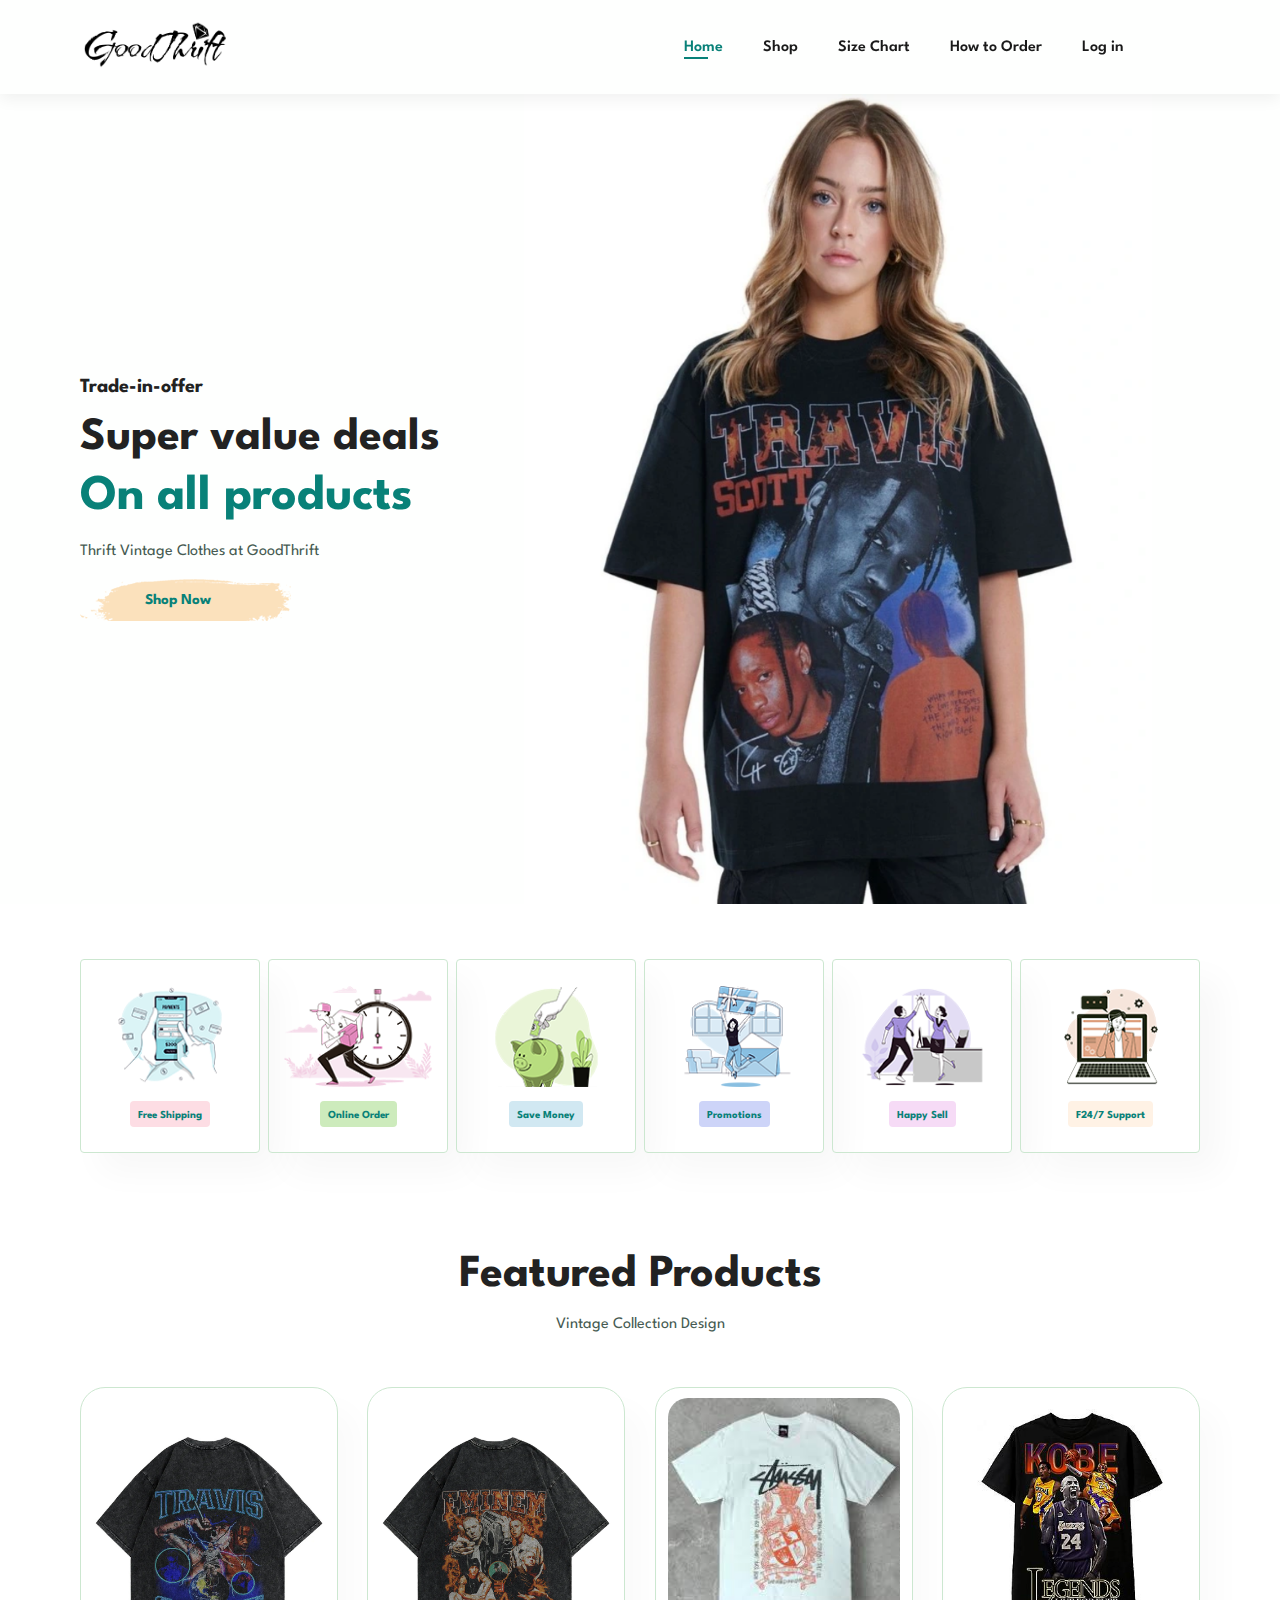
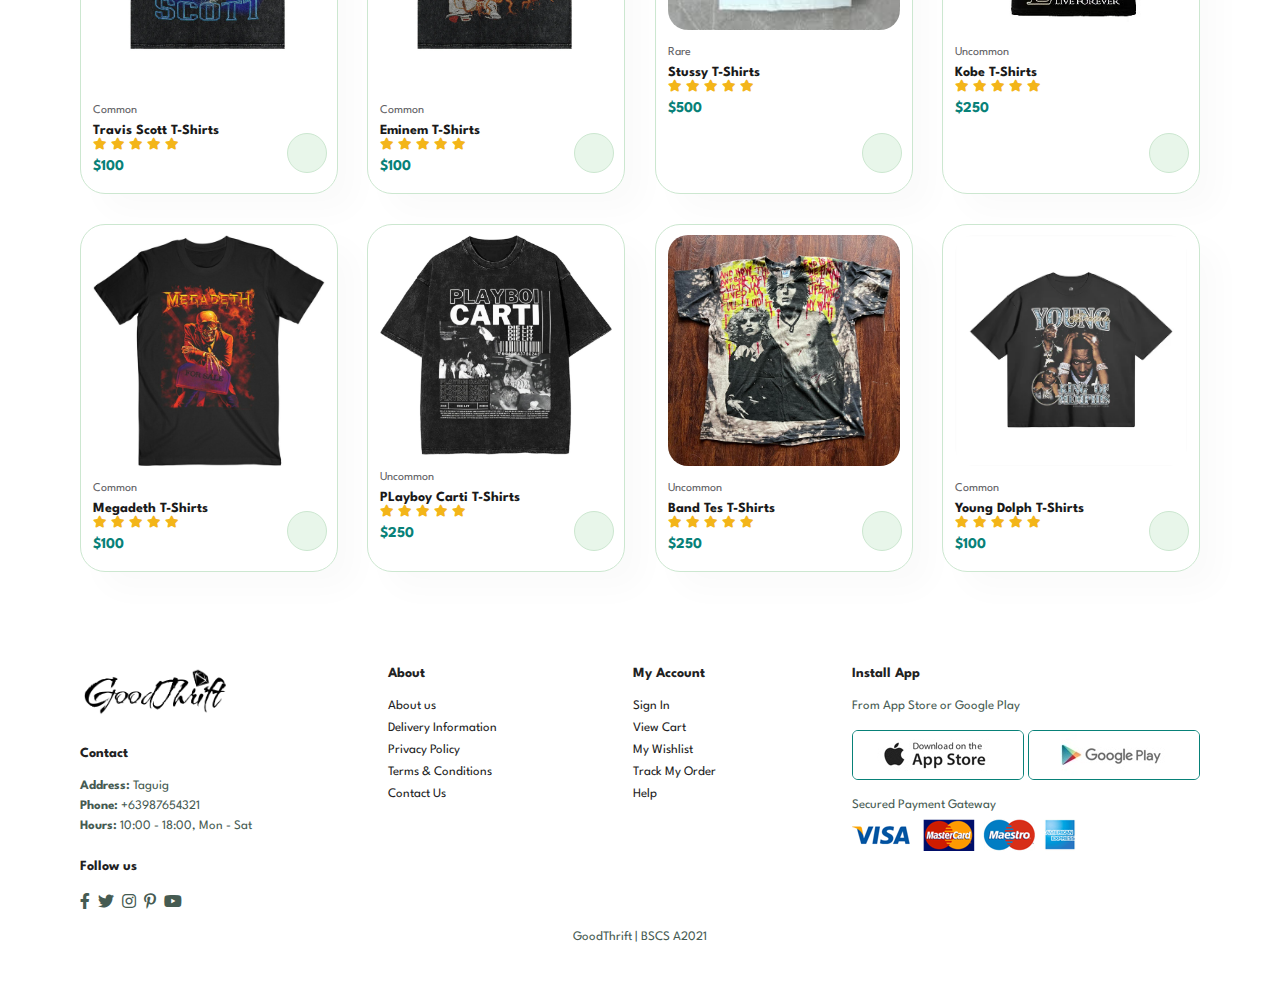
<file: index.html>
<!DOCTYPE html>
<html lang="en">
<head>
    <meta charset="UTF-8">
    <meta http-equiv="X-UA-Compatible" content="IE=edge">
    <meta name="viewport" content="width=device-width, initial-scale=1.0">
    <title>GoodThrift</title>

    <!-- font-awesome cdn link -->
    <link rel="stylesheet" href="https://pro.fontawesome.com/releases/v5.10.0/css/all.css"/>

    <!-- custom css file link -->
    <link rel="stylesheet" href="style.css">

</head>
<body>
    
    <section id="header">
        <a href="#"><img src="images/GTLogo.png" class="logo" alt=""></a>
        <div>
            <ul id="navbar">
                <li><a class="active" href="index.html">Home</a></li>
                <li><a href="shop.html">Shop</a></li>
                <li><a href="sizechart.html">Size Chart</a></li>
                <li><a href="howtoorder.html">How to Order</a></li>
                <li><a href="login.html">Log in</a></li>
                <li id="lg-bag"><a href="cart.html"><i class="far fa-shopping-bag"></i></a></li>
                <a href="#" id="close"><i class="far fa-times"></i></a>
            </ul>
        </div>
        <div id="mobile">
            <a href="cart.html"><i class="far fa-shopping-bag"></i></a>
            <i id="bar" class="fas fa-outdent"></i>
        </div>
    </section>

    <section id="hero">
        <h4>Trade-in-offer</h4>
        <h2>Super value deals</h2>
        <h1>On all products</h1>
        <p>Thrift Vintage Clothes at GoodThrift</p>
        <button onclick="window.location.href = 'shop.html';">Shop Now</button>
    </section>

    <section id="feature" class="section-p1">
        <div class="fe-box">
            <img src="images/features/f1.png" alt="">
            <h6>Free Shipping</h6>
        </div>
        <div class="fe-box">
            <img src="images/features/f2.png" alt="">
            <h6>Online Order</h6>
        </div>
        <div class="fe-box">
            <img src="images/features/f3.png" alt="">
            <h6>Save Money</h6>
        </div>
        <div class="fe-box">
            <img src="images/features/f4.png" alt="">
            <h6>Promotions</h6>
        </div>
        <div class="fe-box">
            <img src="images/features/f5.png" alt="">
            <h6>Happy Sell</h6>
        </div>
        <div class="fe-box">
            <img src="images/features/f6.png" alt="">
            <h6>F24/7 Support</h6>
        </div>
    </section>

    <section id="product1" class="section-p1">
        <h2>Featured Products</h2>
        <p>Vintage Collection Design</p>
        <div class="pro-container">
            <div class="pro">
                <img src="images/products/uc1.jpeg" alt="">
                <div class="des">
                    <span>Common</span>
                    <h5>Travis Scott T-Shirts</h5>
                    <div class="star">
                        <i class="fas fa-star"></i>
                        <i class="fas fa-star"></i>
                        <i class="fas fa-star"></i>
                        <i class="fas fa-star"></i>
                        <i class="fas fa-star"></i>
                    </div>
                    <h4>$100</h4>
                </div>
                <a href="#"><i class="fas fa-shopping-cart cart"></i></a>
            </div>
            <div class="pro">
                <img src="images/products/c3.webp" alt="">
                <div class="des">
                    <span>Common</span>
                    <h5>Eminem T-Shirts</h5>
                    <div class="star">
                        <i class="fas fa-star"></i>
                        <i class="fas fa-star"></i>
                        <i class="fas fa-star"></i>
                        <i class="fas fa-star"></i>
                        <i class="fas fa-star"></i>
                    </div>
                    <h4>$100</h4>
                </div>
                <a href="#"><i class="fas fa-shopping-cart cart"></i></a>
            </div>
            <div class="pro">
                <img src="images/products/r1.jpg" alt="">
                <div class="des">
                    <span>Rare</span>
                    <h5>Stussy T-Shirts</h5>
                    <div class="star">
                        <i class="fas fa-star"></i>
                        <i class="fas fa-star"></i>
                        <i class="fas fa-star"></i>
                        <i class="fas fa-star"></i>
                        <i class="fas fa-star"></i>
                    </div>
                    <h4>$500</h4>
                </div>
                <a href="#"><i class="fas fa-shopping-cart cart"></i></a>
            </div>
            <div class="pro">
                <img src="images/products/uc2.jpg" alt="">
                <div class="des">
                    <span>Uncommon</span>
                    <h5>Kobe T-Shirts</h5>
                    <div class="star">
                        <i class="fas fa-star"></i>
                        <i class="fas fa-star"></i>
                        <i class="fas fa-star"></i>
                        <i class="fas fa-star"></i>
                        <i class="fas fa-star"></i>
                    </div>
                    <h4>$250</h4>
                </div>
                <a href="#"><i class="fas fa-shopping-cart cart"></i></a>
            </div>
            <div class="pro">
                <img src="images/products/c2.jpg" alt="">
                <div class="des">
                    <span>Common</span>
                    <h5>Megadeth T-Shirts</h5>
                    <div class="star">
                        <i class="fas fa-star"></i>
                        <i class="fas fa-star"></i>
                        <i class="fas fa-star"></i>
                        <i class="fas fa-star"></i>
                        <i class="fas fa-star"></i>
                    </div>
                    <h4>$100</h4>
                </div>
                <a href="#"><i class="fas fa-shopping-cart cart"></i></a>
            </div>
            <div class="pro">
                <img src="images/products/c4.jpg" alt="">
                <div class="des">
                    <span>Uncommon</span>
                    <h5>PLayboy Carti T-Shirts</h5>
                    <div class="star">
                        <i class="fas fa-star"></i>
                        <i class="fas fa-star"></i>
                        <i class="fas fa-star"></i>
                        <i class="fas fa-star"></i>
                        <i class="fas fa-star"></i>
                    </div>
                    <h4>$250</h4>
                </div>
                <a href="#"><i class="fas fa-shopping-cart cart"></i></a>
            </div>
            <div class="pro">
                <img src="images/products/uc3.jpg" alt="">
                <div class="des">
                    <span>Uncommon</span>
                    <h5>Band Tes T-Shirts</h5>
                    <div class="star">
                        <i class="fas fa-star"></i>
                        <i class="fas fa-star"></i>
                        <i class="fas fa-star"></i>
                        <i class="fas fa-star"></i>
                        <i class="fas fa-star"></i>
                    </div>
                    <h4>$250</h4>
                </div>
                <a href="#"><i class="fas fa-shopping-cart cart"></i></a>
            </div>
            <div class="pro">
                <img src="images/products/c5.webp" alt="">
                <div class="des">
                    <span>Common</span>
                    <h5>Young Dolph T-Shirts</h5>
                    <div class="star">
                        <i class="fas fa-star"></i>
                        <i class="fas fa-star"></i>
                        <i class="fas fa-star"></i>
                        <i class="fas fa-star"></i>
                        <i class="fas fa-star"></i>
                    </div>
                    <h4>$100</h4>
                </div>
                <a href="#"><i class="fas fa-shopping-cart cart"></i></a>
            </div>
        </div>
    </section>

    <footer class="section-p1">
        <div class="col">
            <img class="logo" src="images/GTLogo.png" alt="">
            <h4>Contact</h4>
            <p><strong>Address:</strong> Taguig</p>
            <p><strong>Phone:</strong> +63987654321</p>
            <p><strong>Hours:</strong> 10:00 - 18:00, Mon - Sat</p>
            <div class="follow">
                <h4>Follow us</h4>
                <div class="icon">
                    <i class="fab fa-facebook-f"></i>
                    <i class="fab fa-twitter"></i>
                    <i class="fab fa-instagram"></i>
                    <i class="fab fa-pinterest-p"></i>
                    <i class="fab fa-youtube"></i>
                </div>
            </div>
        </div>
        <div class="col">
            <h4>About</h4>
            <a href="#">About us</a>
            <a href="#">Delivery Information</a>
            <a href="privacypolicy.html">Privacy Policy</a>
            <a href="terms.html">Terms & Conditions</a>
            <a href="#">Contact Us</a>
        </div>
        <div class="col">
            <h4>My Account</h4>
            <a href="#">Sign In</a>
            <a href="#">View Cart</a>
            <a href="#">My Wishlist</a>
            <a href="#">Track My Order</a>
            <a href="#">Help</a>
        </div>
        <div class="col install">
            <h4>Install App</h4>
            <p>From App Store or Google Play</p>
            <div class="row">
                <img src="images/pay/app.jpg" alt="">
                <img src="images/pay/play.jpg" alt="">
            </div>
            <p>Secured Payment Gateway</p>
            <img src="images/pay/pay.png" alt="">
        </div>
        <div class="copyright">
            <p>GoodThrift | BSCS A2021</p>
        </div>
    </footer>

    <!-- javascript script file link -->
    <script src="script.js"></script>
</body>
</html>
</file>
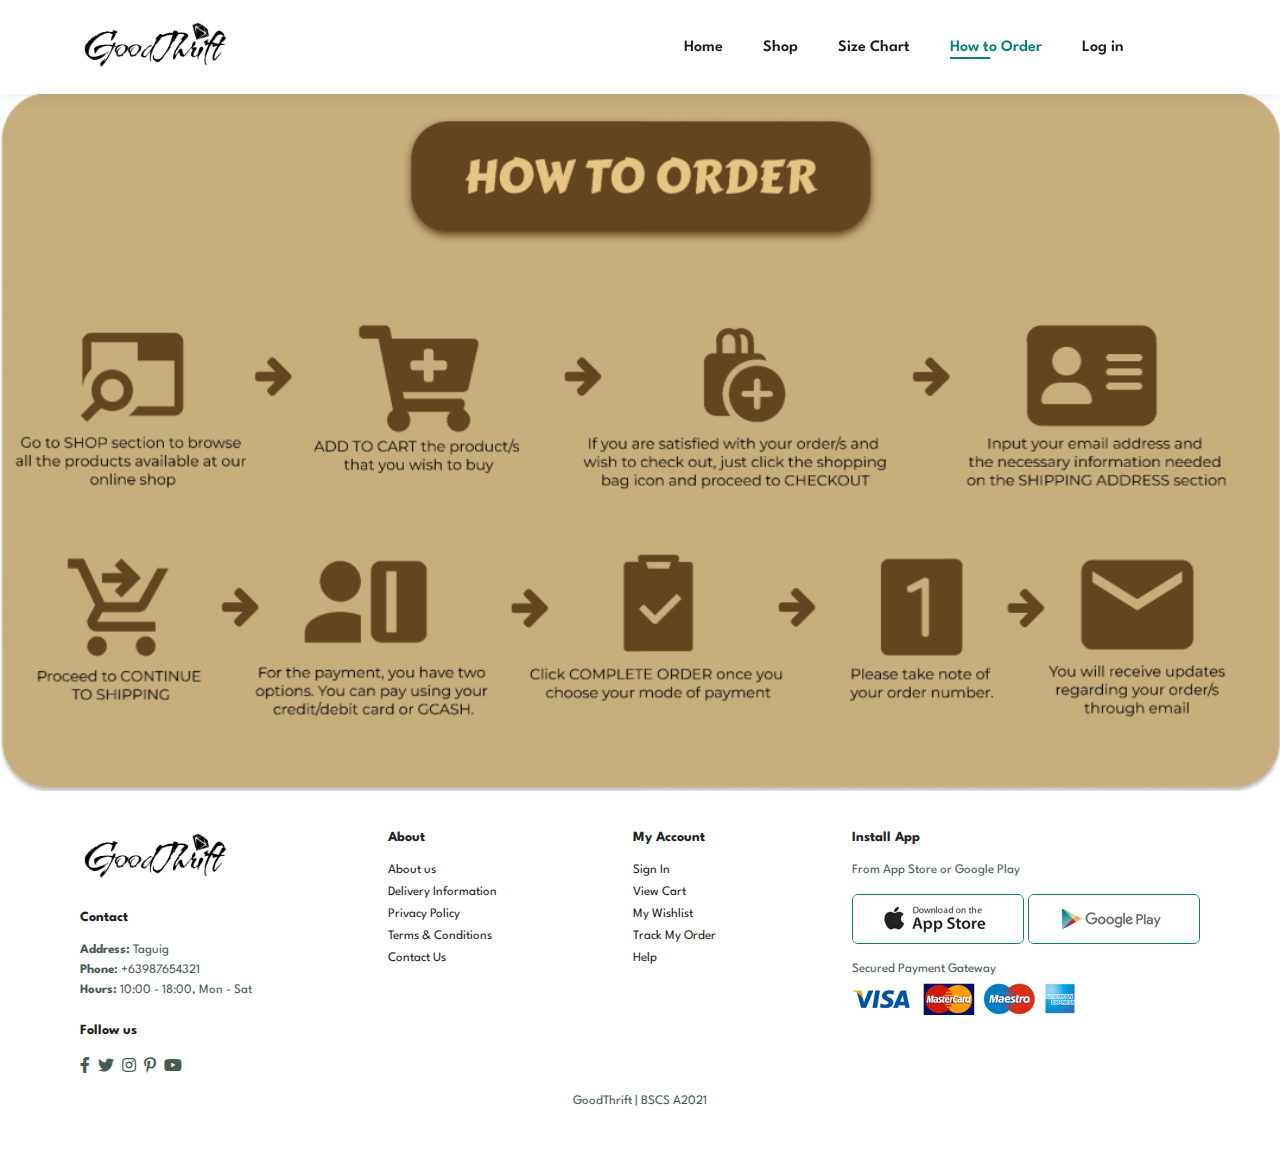
<file: howtoorder.html>
<!DOCTYPE html>
<html lang="en">

<head>
    <meta charset="UTF-8">
    <meta http-equiv="X-UA-Compatible" content="IE=edge">
    <meta name="viewport" content="width=device-width, initial-scale=1.0">
    <title>GoodThrift</title>

    <!-- font-awesome cdn link -->
    <link rel="stylesheet" href="https://pro.fontawesome.com/releases/v5.10.0/css/all.css" />

    <!-- custom css file link -->
    <link rel="stylesheet" href="style.css">

</head>

<body>

    <section id="header">
        <a href="#"><img src="images/GTLogo.png" class="logo" alt=""></a>
        <div>
            <ul id="navbar">
                <li><a href="index.html">Home</a></li>
                <li><a href="shop.html">Shop</a></li>
                <li><a href="sizechart.html">Size Chart</a></li>
                <li><a class="active" href="howtoorder.html">How to Order</a></li>
                <li><a href="login.html">Log in</a></li>
                <li id="lg-bag"><a href="cart.html"><i class="far fa-shopping-bag"></i></a></li>
                <a href="#" id="close"><i class="far fa-times"></i></a>
            </ul>
        </div>
        <div id="mobile">
            <a href="cart.html"><i class="far fa-shopping-bag"></i></a>
            <i id="bar" class="fas fa-outdent"></i>
        </div>
    </section>

    <section id="howto">
        <img id="respo" src="images/howtoorder.png" alt="How To Order">
    </section>

    <footer class="section-p1">
        <div class="col">
            <img class="logo" src="images/GTLogo.png" alt="">
            <h4>Contact</h4>
            <p><strong>Address:</strong> Taguig</p>
            <p><strong>Phone:</strong> +63987654321</p>
            <p><strong>Hours:</strong> 10:00 - 18:00, Mon - Sat</p>
            <div class="follow">
                <h4>Follow us</h4>
                <div class="icon">
                    <i class="fab fa-facebook-f"></i>
                    <i class="fab fa-twitter"></i>
                    <i class="fab fa-instagram"></i>
                    <i class="fab fa-pinterest-p"></i>
                    <i class="fab fa-youtube"></i>
                </div>
            </div>
        </div>
        <div class="col">
            <h4>About</h4>
            <a href="#">About us</a>
            <a href="#">Delivery Information</a>
            <a href="privacypolicy.html">Privacy Policy</a>
            <a href="terms.html">Terms & Conditions</a>
            <a href="#">Contact Us</a>
        </div>
        <div class="col">
            <h4>My Account</h4>
            <a href="#">Sign In</a>
            <a href="#">View Cart</a>
            <a href="#">My Wishlist</a>
            <a href="#">Track My Order</a>
            <a href="#">Help</a>
        </div>
        <div class="col install">
            <h4>Install App</h4>
            <p>From App Store or Google Play</p>
            <div class="row">
                <img src="images/pay/app.jpg" alt="">
                <img src="images/pay/play.jpg" alt="">
            </div>
            <p>Secured Payment Gateway</p>
            <img src="images/pay/pay.png" alt="">
        </div>
        <div class="copyright">
            <p>GoodThrift | BSCS A2021</p>
        </div>
    </footer>

    <!-- javascript script file link -->
    <script src="script.js"></script>
</body>

</html>
</file>
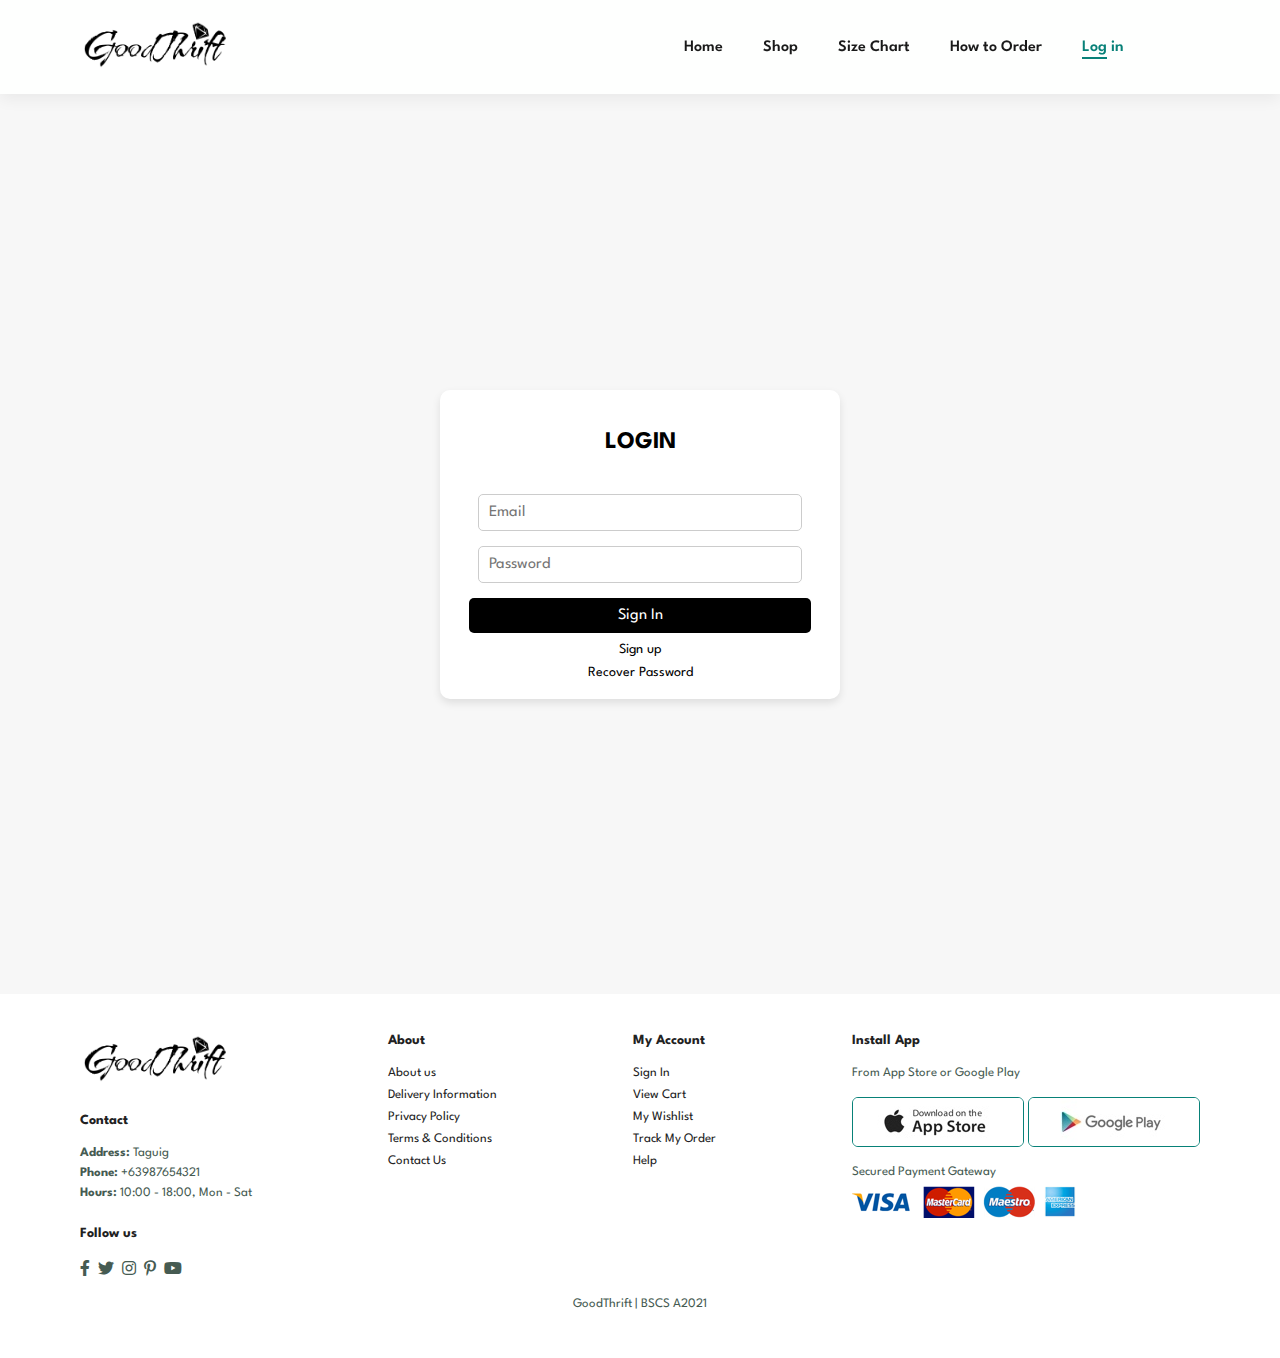
<file: login.html>
<!DOCTYPE html>
<html lang="en">

<head>
    <meta charset="UTF-8">
    <meta http-equiv="X-UA-Compatible" content="IE=edge">
    <meta name="viewport" content="width=device-width, initial-scale=1.0">
    <title>GoodThrift</title>

    <!-- font-awesome cdn link -->
    <link rel="stylesheet" href="https://pro.fontawesome.com/releases/v5.10.0/css/all.css" />

    <!-- custom css file link -->
    <link rel="stylesheet" href="style.css">

</head>

<body>

    <section id="header">
        <a href="#"><img src="images/GTLogo.png" class="logo" alt=""></a>
        <div>
            <ul id="navbar">
                <li><a href="index.html">Home</a></li>
                <li><a href="shop.html">Shop</a></li>
                <li><a href="sizechart.html">Size Chart</a></li>
                <li><a href="howtoorder.html">How to Order</a></li>
                <li><a class="active" href="login.html">Log in</a></li>
                <li id="lg-bag"><a href="cart.html"><i class="far fa-shopping-bag"></i></a></li>
                <a href="#" id="close"><i class="far fa-times"></i></a>
            </ul>
        </div>
        <div id="mobile">
            <a href="cart.html"><i class="far fa-shopping-bag"></i></a>
            <i id="bar" class="fas fa-outdent"></i>
        </div>
    </section>

    <section class="logindiv">
    <div class="login-container">
        <h1>LOGIN</h1>
        <input type="email" placeholder="Email">
        <input type="password" placeholder="Password">
        <button onclick="window.location.href = 'index.html';">Sign In</button>
        <a href="signup.html">Sign up</a>
        <a href="recoverpass.html">Recover Password</a>
    </div>
</section>

    <footer class="section-p1">
        <div class="col">
            <img class="logo" src="images/GTLogo.png" alt="">
            <h4>Contact</h4>
            <p><strong>Address:</strong> Taguig</p>
            <p><strong>Phone:</strong> +63987654321</p>
            <p><strong>Hours:</strong> 10:00 - 18:00, Mon - Sat</p>
            <div class="follow">
                <h4>Follow us</h4>
                <div class="icon">
                    <i class="fab fa-facebook-f"></i>
                    <i class="fab fa-twitter"></i>
                    <i class="fab fa-instagram"></i>
                    <i class="fab fa-pinterest-p"></i>
                    <i class="fab fa-youtube"></i>
                </div>
            </div>
        </div>
        <div class="col">
            <h4>About</h4>
            <a href="#">About us</a>
            <a href="#">Delivery Information</a>
            <a href="privacypolicy.html">Privacy Policy</a>
            <a href="terms.html">Terms & Conditions</a>
            <a href="#">Contact Us</a>
        </div>
        <div class="col">
            <h4>My Account</h4>
            <a href="#">Sign In</a>
            <a href="#">View Cart</a>
            <a href="#">My Wishlist</a>
            <a href="#">Track My Order</a>
            <a href="#">Help</a>
        </div>
        <div class="col install">
            <h4>Install App</h4>
            <p>From App Store or Google Play</p>
            <div class="row">
                <img src="images/pay/app.jpg" alt="">
                <img src="images/pay/play.jpg" alt="">
            </div>
            <p>Secured Payment Gateway</p>
            <img src="images/pay/pay.png" alt="">
        </div>
        <div class="copyright">
            <p>GoodThrift | BSCS A2021</p>
        </div>
    </footer>

    <!-- javascript script file link -->
    <script src="script.js"></script>
</body>

</html>
</file>
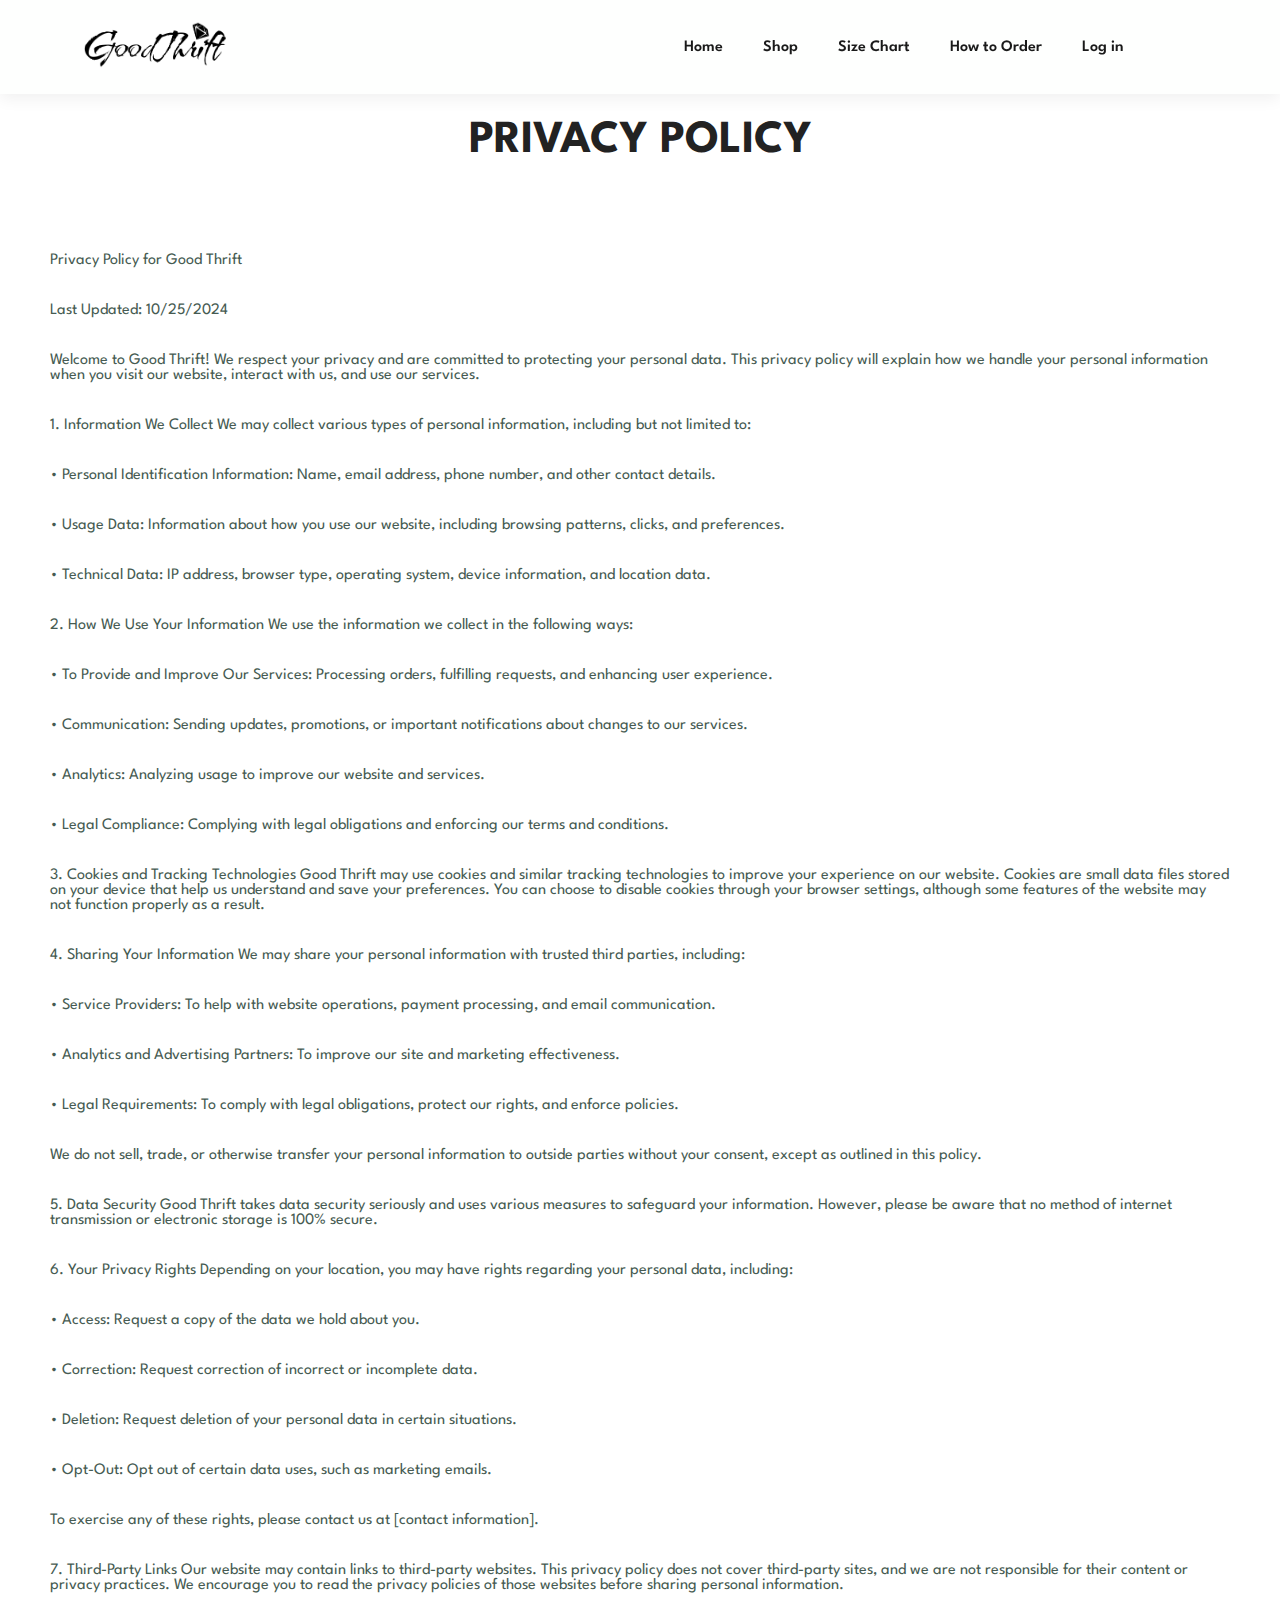
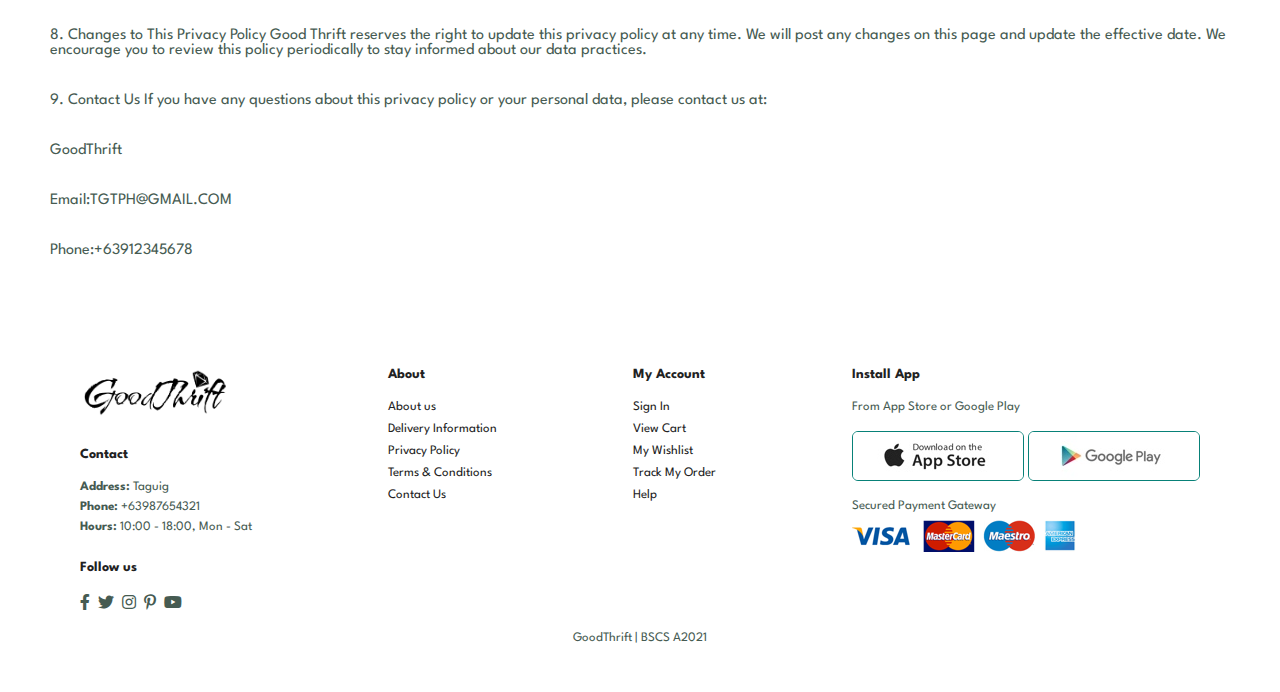
<file: privacypolicy.html>
<!DOCTYPE html>
<html lang="en">

<head>
    <meta charset="UTF-8">
    <meta http-equiv="X-UA-Compatible" content="IE=edge">
    <meta name="viewport" content="width=device-width, initial-scale=1.0">
    <title>GoodThrift</title>

    <!-- font-awesome cdn link -->
    <link rel="stylesheet" href="https://pro.fontawesome.com/releases/v5.10.0/css/all.css" />

    <!-- custom css file link -->
    <link rel="stylesheet" href="style.css">

</head>

<body>

    <section id="header">
        <a href="#"><img src="images/GTLogo.png" class="logo" alt=""></a>
        <div>
            <ul id="navbar">
                <li><a href="index.html">Home</a></li>
                <li><a href="shop.html">Shop</a></li>
                <li><a href="sizechart.html">Size Chart</a></li>
                <li><a href="howtoorder.html">How to Order</a></li>
                <li><a href="login.html">Log in</a></li>
                <li id="lg-bag"><a href="cart.html"><i class="far fa-shopping-bag"></i></a></li>
                <a href="#" id="close"><i class="far fa-times"></i></a>
            </ul>
        </div>
        <div id="mobile">
            <a href="cart.html"><i class="far fa-shopping-bag"></i></a>
            <i id="bar" class="fas fa-outdent"></i>
        </div>
    </section>

    <div id="head"><h2>PRIVACY POLICY</h2></div>

    <div id="pp">
        <p>Privacy Policy for Good Thrift</p>
        <p>Last Updated: 10/25/2024</p>
        <p>Welcome to Good Thrift! We respect your privacy and are 
            committed to protecting your personal data. This privacy policy 
            will explain how we handle your personal information when you visit
             our website, interact with us, and use our services.</p>
        <p>1. Information We Collect
            We may collect various types of personal information, including but not limited to:</p>  
        <p>• Personal Identification Information: Name, email address, phone number, and other contact details.</p>
        <p>• Usage Data: Information about how you use our website, including browsing patterns, clicks, and preferences.</p> 
        <p>• Technical Data: IP address, browser type, operating system, device information, and location data.</p> 
        <p>2. How We Use Your Information
            We use the information we collect in the following ways:</p> 
        <p>• To Provide and Improve Our Services: Processing orders, fulfilling requests, and enhancing user experience.</p> 
        <p>• Communication: Sending updates, promotions, or important notifications about changes to our services.</p> 
        <p>• Analytics: Analyzing usage to improve our website and services.</p> 
        <p>• Legal Compliance: Complying with legal obligations and enforcing our terms and conditions.</p> 
        <p>3. Cookies and Tracking Technologies
            Good Thrift may use cookies and similar tracking technologies to improve your experience on our website. Cookies are small 
            data files stored on your device that help us understand and save your preferences. You can choose to disable cookies through 
            your browser settings, although some features of the website may not function properly as a result.</p> 
        <p>4. Sharing Your Information
            We may share your personal information with trusted third parties, including:</p> 
        <p>• Service Providers: To help with website operations, payment processing, and email communication.</p>
        <p>• Analytics and Advertising Partners: To improve our site and marketing effectiveness.</p>
        <p>• Legal Requirements: To comply with legal obligations, protect our rights, and enforce policies.</p> 
        <p>We do not sell, trade, or otherwise transfer your personal information to outside parties without your consent, 
            except as outlined in this policy.</p>
        <p>5. Data Security
            Good Thrift takes data security seriously and uses various measures to safeguard your information. However, please be 
            aware that no method of internet transmission or electronic storage is 100% secure.
            </p> 
        <p>6. Your Privacy Rights
            Depending on your location, you may have rights regarding your personal data, including:</p> 
        <p>• Access: Request a copy of the data we hold about you.</p>
        <p>• Correction: Request correction of incorrect or incomplete data.</p>
        <p>• Deletion: Request deletion of your personal data in certain situations.</p>
        <p>• Opt-Out: Opt out of certain data uses, such as marketing emails.</p> 
        <p>To exercise any of these rights, please contact us at [contact information].</p> 
        <p>7. Third-Party Links
            Our website may contain links to third-party websites. This privacy policy does not cover third-party sites, 
            and we are not responsible for their content or privacy practices. We encourage you to read the privacy policies 
            of those websites before sharing personal information.</p> 
        <p>8. Changes to This Privacy Policy
            Good Thrift reserves the right to update this privacy policy at any time. We will post any changes on this page and 
            update the effective date. We encourage you to review this policy periodically to stay informed about our data practices.</p> 
        <p>9. Contact Us
            If you have any questions about this privacy policy or your personal data, please contact us at:</p> 
        <p>GoodThrift</p> 
        <p>Email:TGTPH@GMAIL.COM</p>
        <p>Phone:+63912345678</p>                                                                                   
    </div>

    <footer class="section-p1">
        <div class="col">
            <img class="logo" src="images/GTLogo.png" alt="">
            <h4>Contact</h4>
            <p><strong>Address:</strong> Taguig</p>
            <p><strong>Phone:</strong> +63987654321</p>
            <p><strong>Hours:</strong> 10:00 - 18:00, Mon - Sat</p>
            <div class="follow">
                <h4>Follow us</h4>
                <div class="icon">
                    <i class="fab fa-facebook-f"></i>
                    <i class="fab fa-twitter"></i>
                    <i class="fab fa-instagram"></i>
                    <i class="fab fa-pinterest-p"></i>
                    <i class="fab fa-youtube"></i>
                </div>
            </div>
        </div>
        <div class="col">
            <h4>About</h4>
            <a href="#">About us</a>
            <a href="#">Delivery Information</a>
            <a href="privacypolicy.html">Privacy Policy</a>
            <a href="terms.html">Terms & Conditions</a>
            <a href="#">Contact Us</a>
        </div>
        <div class="col">
            <h4>My Account</h4>
            <a href="#">Sign In</a>
            <a href="#">View Cart</a>
            <a href="#">My Wishlist</a>
            <a href="#">Track My Order</a>
            <a href="#">Help</a>
        </div>
        <div class="col install">
            <h4>Install App</h4>
            <p>From App Store or Google Play</p>
            <div class="row">
                <img src="images/pay/app.jpg" alt="">
                <img src="images/pay/play.jpg" alt="">
            </div>
            <p>Secured Payment Gateway</p>
            <img src="images/pay/pay.png" alt="">
        </div>
        <div class="copyright">
            <p>GoodThrift | BSCS A2021</p>
        </div>
    </footer>

    <!-- javascript script file link -->
    <script src="script.js"></script>
</body>

</html>
</file>
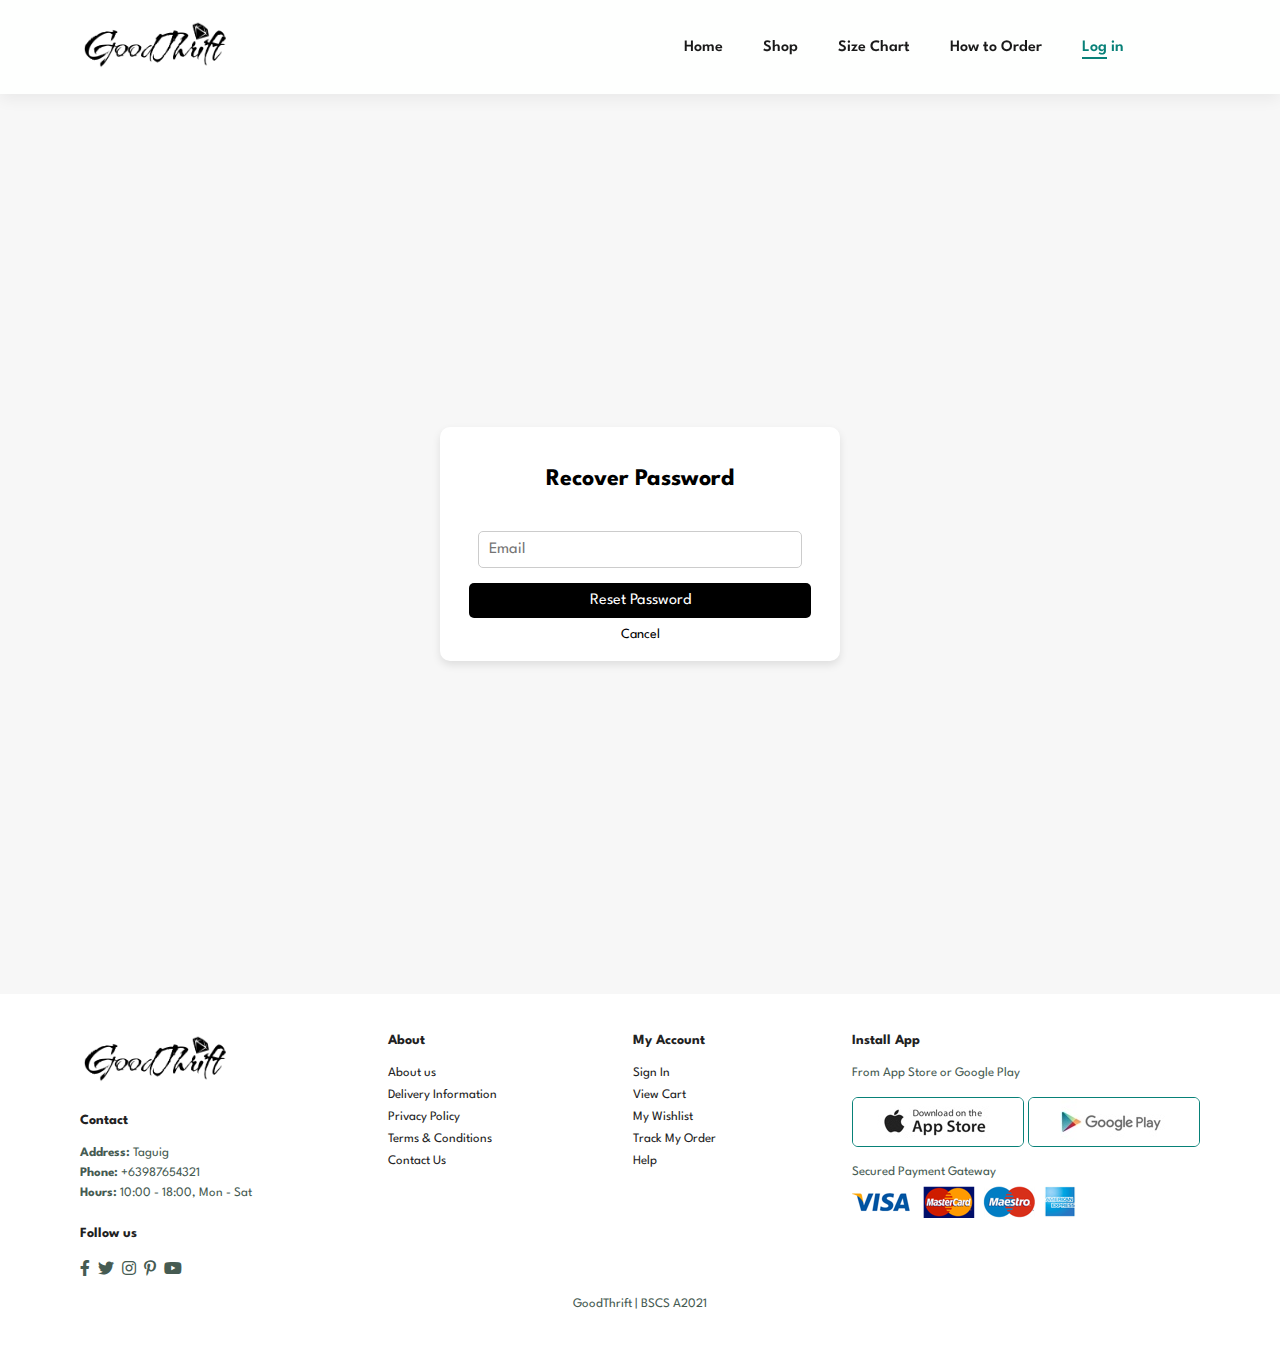
<file: recoverpass.html>
<!DOCTYPE html>
<html lang="en">

<head>
    <meta charset="UTF-8">
    <meta http-equiv="X-UA-Compatible" content="IE=edge">
    <meta name="viewport" content="width=device-width, initial-scale=1.0">
    <title>GoodThrift</title>

    <!-- font-awesome cdn link -->
    <link rel="stylesheet" href="https://pro.fontawesome.com/releases/v5.10.0/css/all.css" />

    <!-- custom css file link -->
    <link rel="stylesheet" href="style.css">

</head>

<body>

    <section id="header">
        <a href="#"><img src="images/GTLogo.png" class="logo" alt=""></a>
        <div>
            <ul id="navbar">
                <li><a href="index.html">Home</a></li>
                <li><a href="shop.html">Shop</a></li>
                <li><a href="sizechart.html">Size Chart</a></li>
                <li><a href="howtoorder.html">How to Order</a></li>
                <li><a class="active" href="login.html">Log in</a></li>
                <li id="lg-bag"><a href="cart.html"><i class="far fa-shopping-bag"></i></a></li>
                <a href="#" id="close"><i class="far fa-times"></i></a>
            </ul>
        </div>
        <div id="mobile">
            <a href="cart.html"><i class="far fa-shopping-bag"></i></a>
            <i id="bar" class="fas fa-outdent"></i>
        </div>
    </section>

    <section class="logindiv">
    <div class="login-container">
        <h1>Recover Password</h1>
        <input type="email" placeholder="Email">
        <button onclick="window.location.href = 'login.html';">Reset Password</button>
        <a href="login.html">Cancel</a>
    </div>
</section>

    <footer class="section-p1">
        <div class="col">
            <img class="logo" src="images/GTLogo.png" alt="">
            <h4>Contact</h4>
            <p><strong>Address:</strong> Taguig</p>
            <p><strong>Phone:</strong> +63987654321</p>
            <p><strong>Hours:</strong> 10:00 - 18:00, Mon - Sat</p>
            <div class="follow">
                <h4>Follow us</h4>
                <div class="icon">
                    <i class="fab fa-facebook-f"></i>
                    <i class="fab fa-twitter"></i>
                    <i class="fab fa-instagram"></i>
                    <i class="fab fa-pinterest-p"></i>
                    <i class="fab fa-youtube"></i>
                </div>
            </div>
        </div>
        <div class="col">
            <h4>About</h4>
            <a href="#">About us</a>
            <a href="#">Delivery Information</a>
            <a href="privacypolicy.html">Privacy Policy</a>
            <a href="terms.html">Terms & Conditions</a>
            <a href="#">Contact Us</a>
        </div>
        <div class="col">
            <h4>My Account</h4>
            <a href="#">Sign In</a>
            <a href="#">View Cart</a>
            <a href="#">My Wishlist</a>
            <a href="#">Track My Order</a>
            <a href="#">Help</a>
        </div>
        <div class="col install">
            <h4>Install App</h4>
            <p>From App Store or Google Play</p>
            <div class="row">
                <img src="images/pay/app.jpg" alt="">
                <img src="images/pay/play.jpg" alt="">
            </div>
            <p>Secured Payment Gateway</p>
            <img src="images/pay/pay.png" alt="">
        </div>
        <div class="copyright">
            <p>GoodThrift | BSCS A2021</p>
        </div>
    </footer>

    <!-- javascript script file link -->
    <script src="script.js"></script>
</body>

</html>
</file>
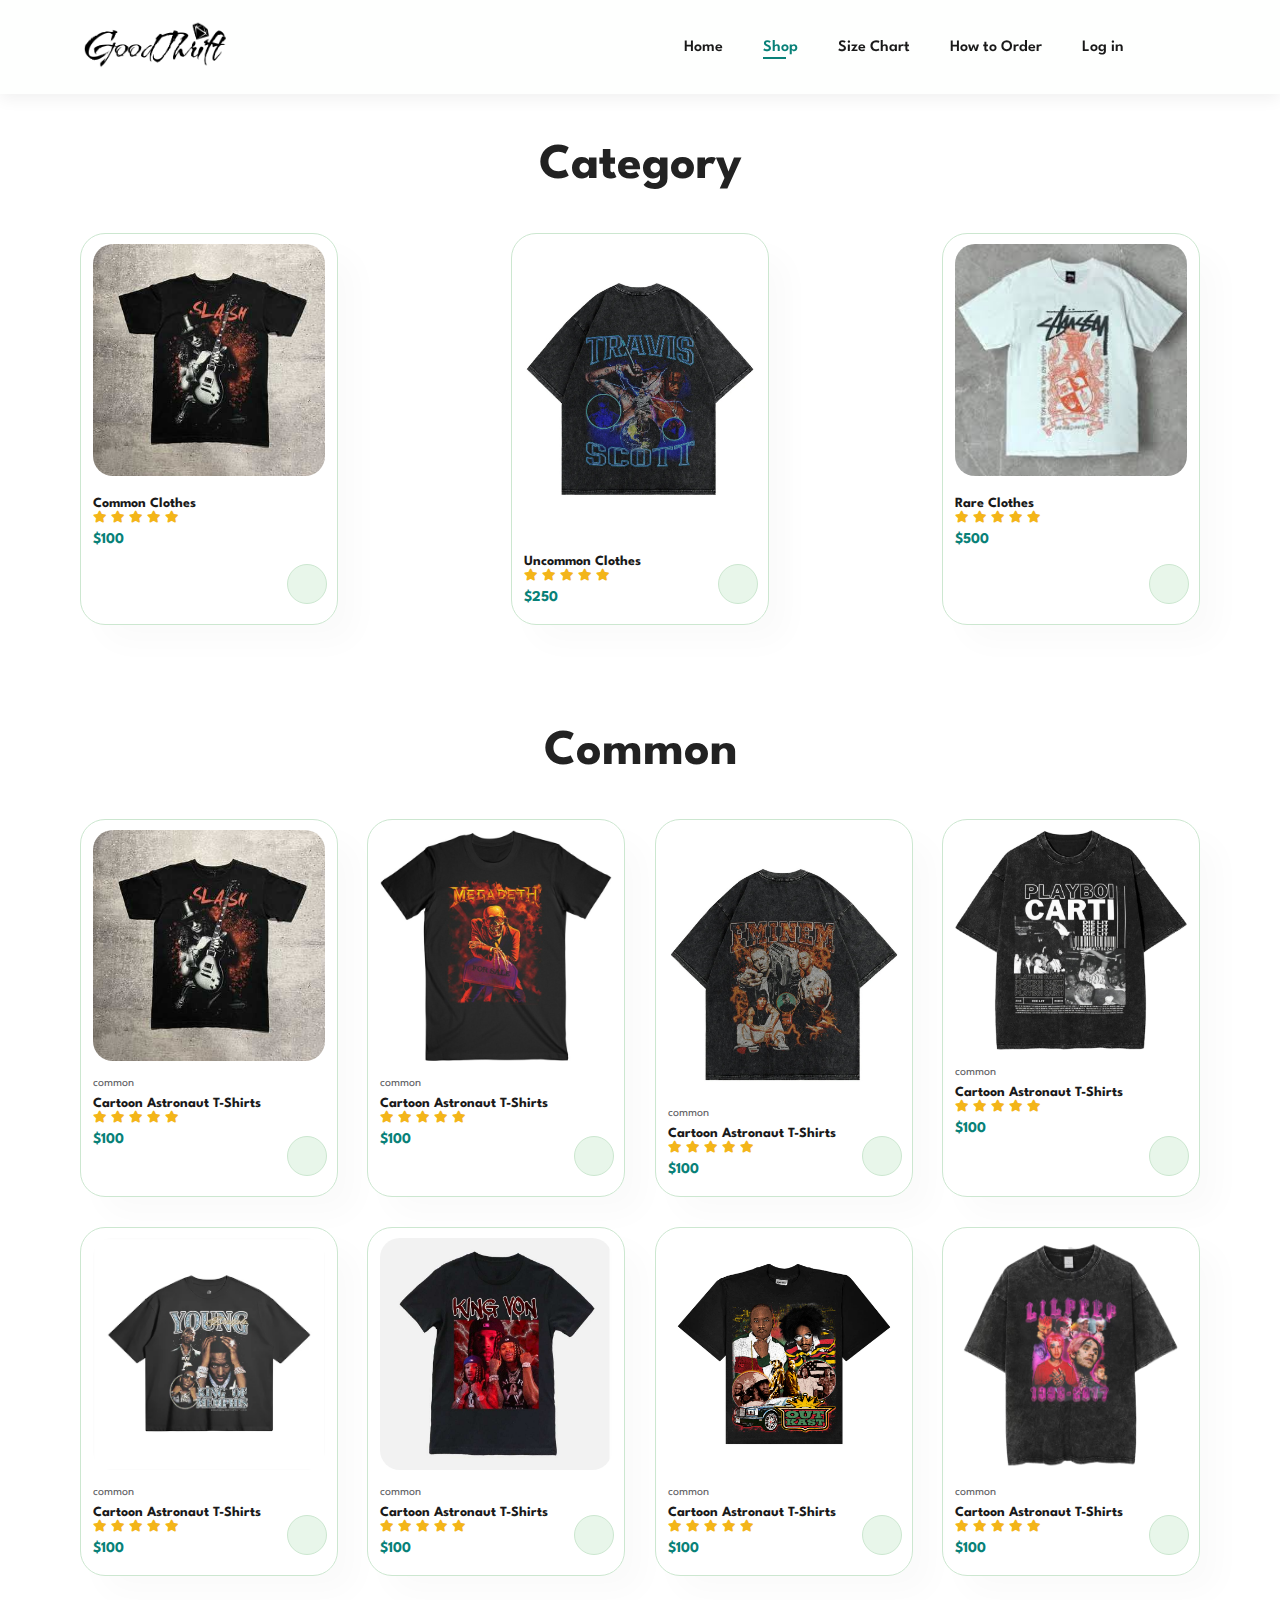
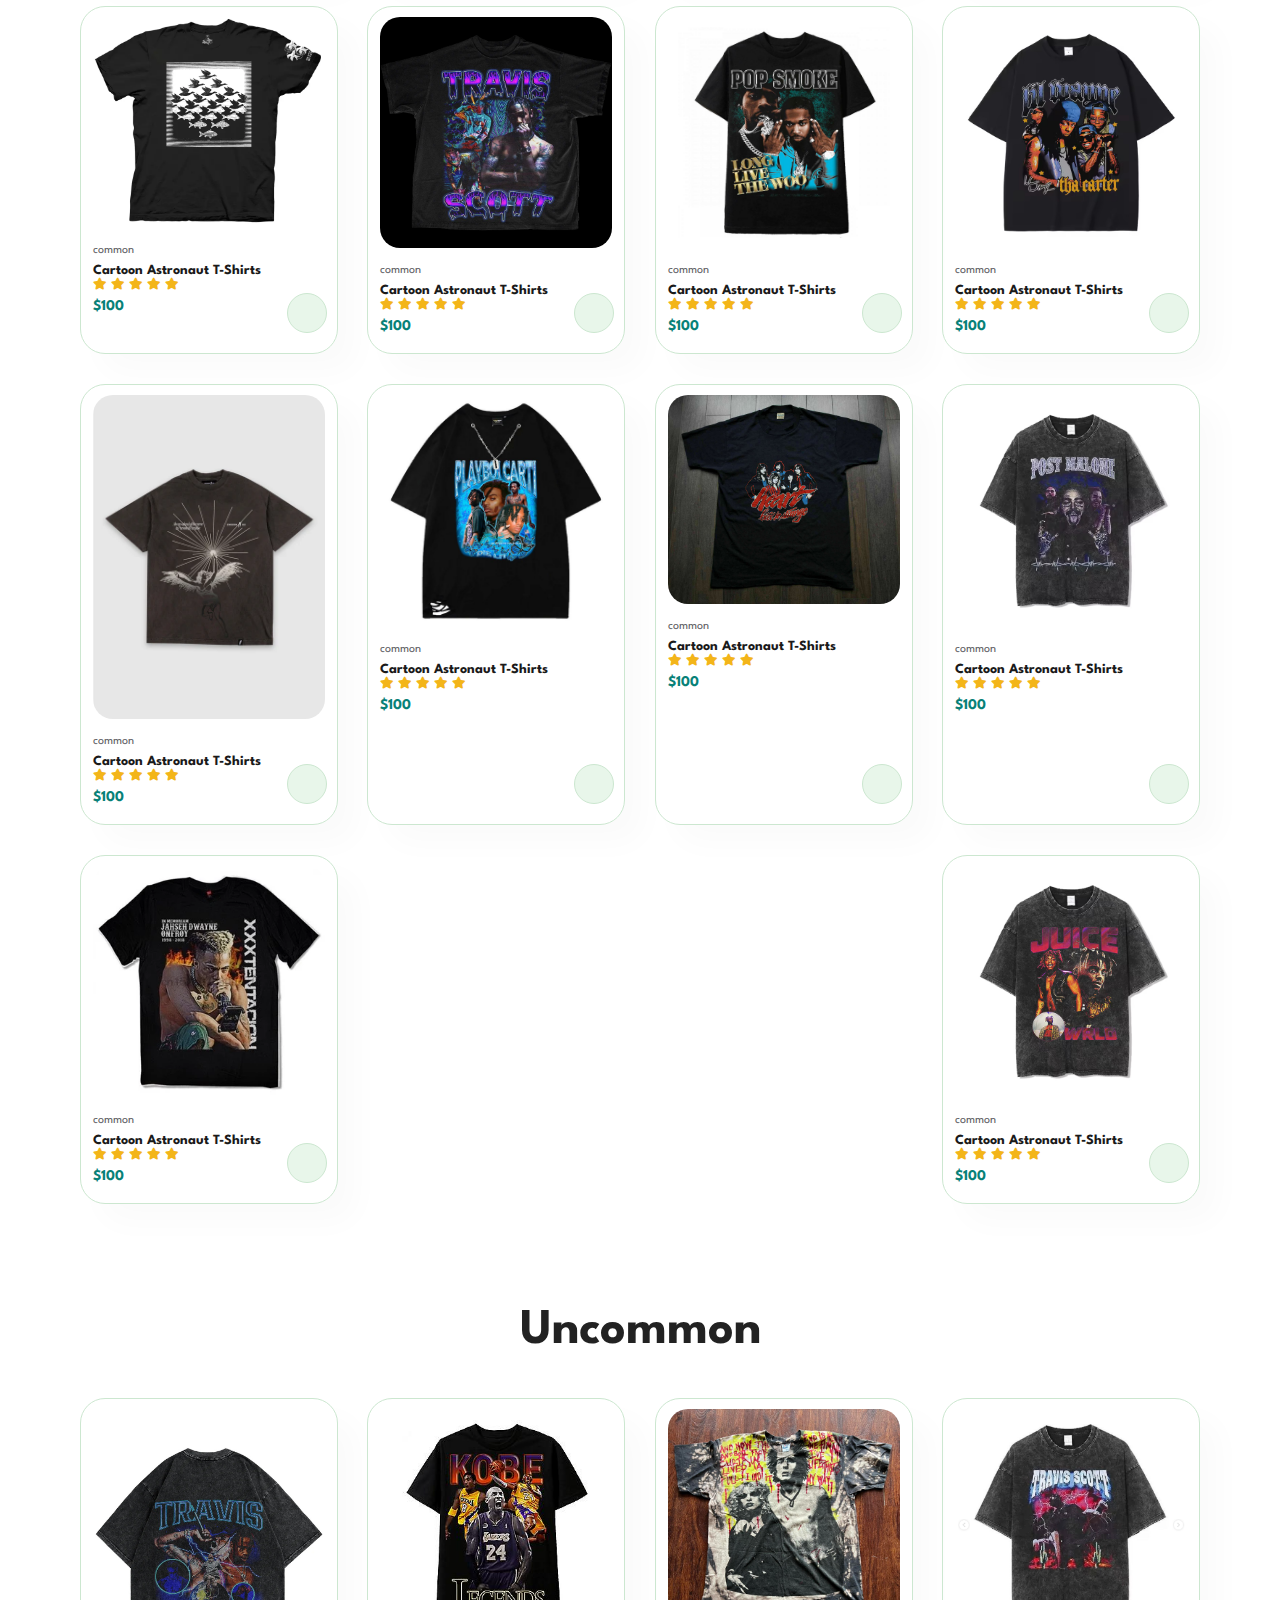
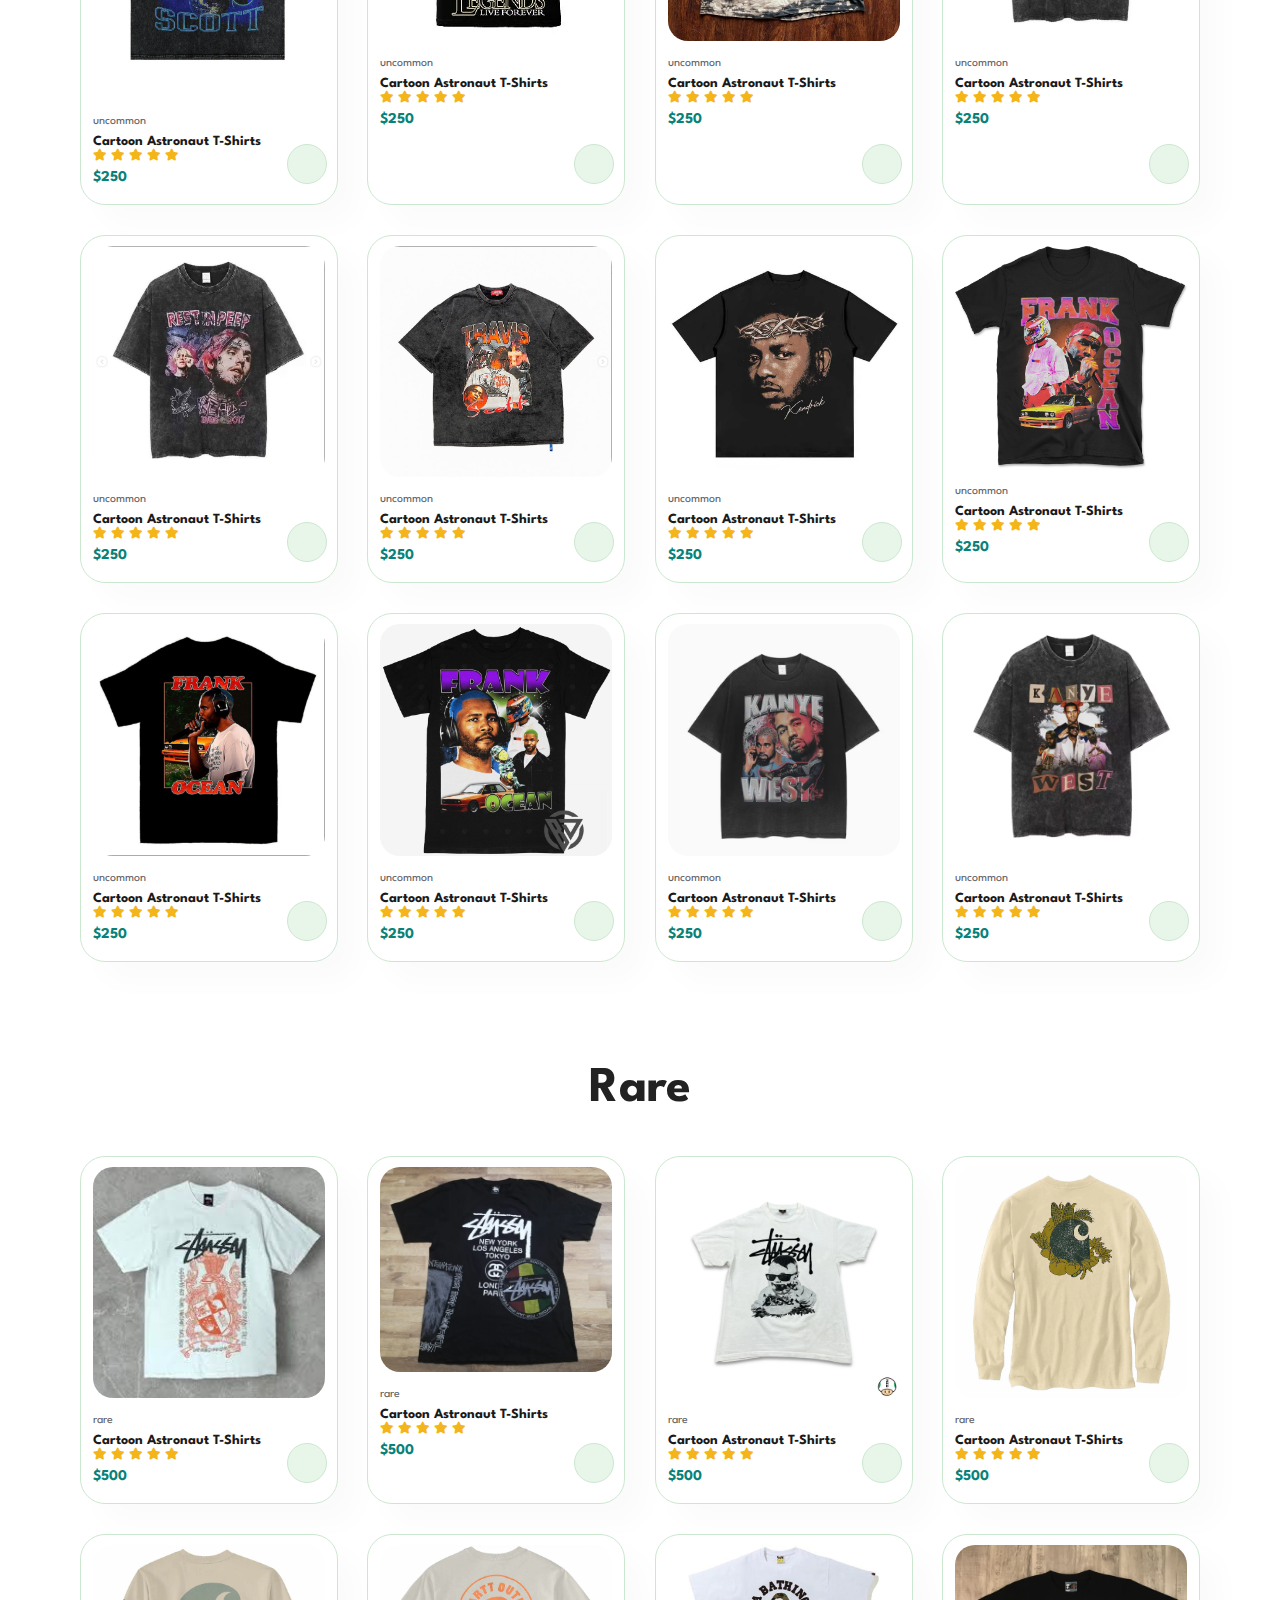
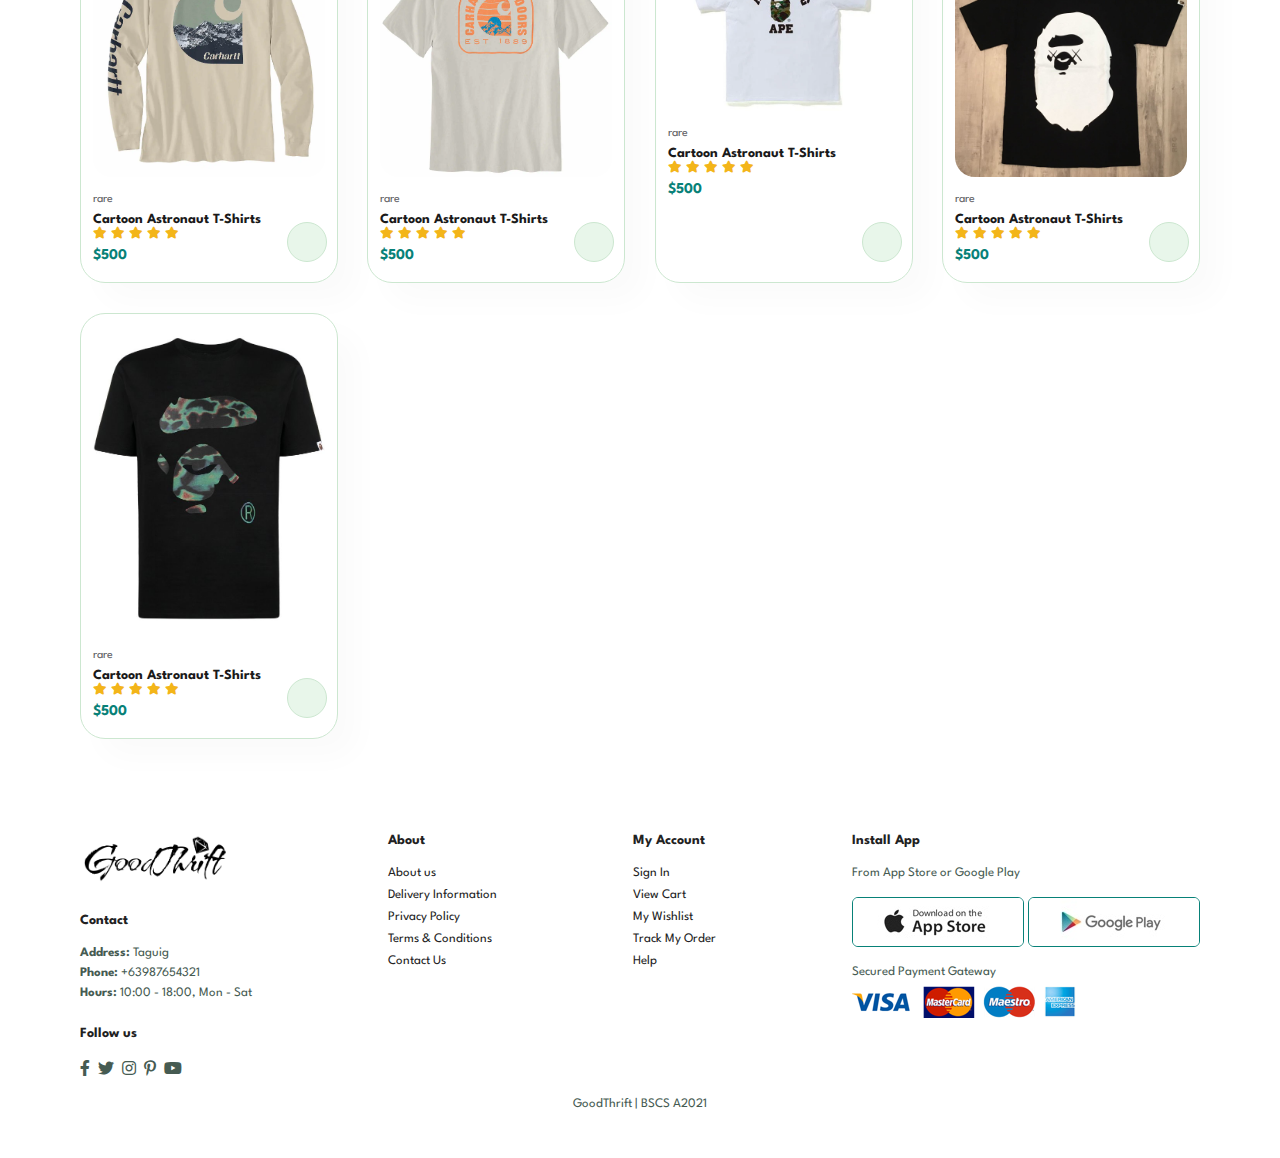
<file: shop.html>
<!DOCTYPE html>
<html lang="en">

<head>
    <meta charset="UTF-8">
    <meta http-equiv="X-UA-Compatible" content="IE=edge">
    <meta name="viewport" content="width=device-width, initial-scale=1.0">
    <title>GoodThrift</title>

    <!-- font-awesome cdn link -->
    <link rel="stylesheet" href="https://pro.fontawesome.com/releases/v5.10.0/css/all.css" />

    <!-- custom css file link -->
    <link rel="stylesheet" href="style.css">

</head>

<body>

    <section id="header">
        <a href="#"><img src="images/GTLogo.png" class="logo" alt=""></a>
        <div>
            <ul id="navbar">
                <li><a href="index.html">Home</a></li>
                <li><a class="active" href="shop.html">Shop</a></li>
                <li><a href="sizechart.html">Size Chart</a></li>
                <li><a href="howtoorder.html">How to Order</a></li>
                <li><a href="login.html">Log in</a></li>
                <li id="lg-bag"><a href="cart.html"><i class="far fa-shopping-bag"></i></a></li>
                <a href="#" id="close"><i class="far fa-times"></i></a>
            </ul>
        </div>
        <div id="mobile">
            <a href="cart.html"><i class="far fa-shopping-bag"></i></a>
            <i id="bar" class="fas fa-outdent"></i>
        </div>
    </section>

    <section id="product4" class="section-p1">
        <h1>Category</h1>
        <div class="pro-container">
            <div class="pro" onclick="window.location.href='#product1';">
                <img src="images/products/c1.jpg" alt="">
                <div class="des">
                    <span></span>
                    <h5>Common Clothes</h5>
                    <div class="star">
                        <i class="fas fa-star"></i>
                        <i class="fas fa-star"></i>
                        <i class="fas fa-star"></i>
                        <i class="fas fa-star"></i>
                        <i class="fas fa-star"></i>
                    </div>
                    <h4>$100</h4>
                </div>
                <a href="#"><i class="fas fa-shopping-cart cart"></i></a>
            </div>
            <div class="pro" onclick="window.location.href='#product2';">
                <img src="images/products/uc1.jpeg" alt="">
                <div class="des">
                    <h5>Uncommon Clothes</h5>
                    <div class="star">
                        <i class="fas fa-star"></i>
                        <i class="fas fa-star"></i>
                        <i class="fas fa-star"></i>
                        <i class="fas fa-star"></i>
                        <i class="fas fa-star"></i>
                    </div>
                    <h4>$250</h4>
                </div>
                <a href="#"><i class="fas fa-shopping-cart cart"></i></a>
            </div>
            <div class="pro" onclick="window.location.href='#product3';">
                <img src="images/products/r1.jpg" alt="">
                <div class="des">
                    <h5>Rare Clothes</h5>
                    <div class="star">
                        <i class="fas fa-star"></i>
                        <i class="fas fa-star"></i>
                        <i class="fas fa-star"></i>
                        <i class="fas fa-star"></i>
                        <i class="fas fa-star"></i>
                    </div>
                    <h4>$500</h4>
                </div>
                <a href="#"><i class="fas fa-shopping-cart cart"></i></a>
            </div>     
        </div>
    </section>

    <section id="product1" class="section-p1">
        <h1>Common</h1>
        <div class="pro-container">
            <div class="pro">
                <img src="images/products/c1.jpg" alt="">
                <div class="des">
                    <span>common</span>
                    <h5>Cartoon Astronaut T-Shirts</h5>
                    <div class="star">
                        <i class="fas fa-star"></i>
                        <i class="fas fa-star"></i>
                        <i class="fas fa-star"></i>
                        <i class="fas fa-star"></i>
                        <i class="fas fa-star"></i>
                    </div>
                    <h4>$100</h4>
                </div>
                <a href="#"><i class="fas fa-shopping-cart cart"></i></a>
            </div>
            <div class="pro">
                <img src="images/products/c2.jpg" alt="">
                <div class="des">
                    <span>common</span>
                    <h5>Cartoon Astronaut T-Shirts</h5>
                    <div class="star">
                        <i class="fas fa-star"></i>
                        <i class="fas fa-star"></i>
                        <i class="fas fa-star"></i>
                        <i class="fas fa-star"></i>
                        <i class="fas fa-star"></i>
                    </div>
                    <h4>$100</h4>
                </div>
                <a href="#"><i class="fas fa-shopping-cart cart"></i></a>
            </div>
            <div class="pro">
                <img src="images/products/c3.jpg" alt="">
                <div class="des">
                    <span>common</span>
                    <h5>Cartoon Astronaut T-Shirts</h5>
                    <div class="star">
                        <i class="fas fa-star"></i>
                        <i class="fas fa-star"></i>
                        <i class="fas fa-star"></i>
                        <i class="fas fa-star"></i>
                        <i class="fas fa-star"></i>
                    </div>
                    <h4>$100</h4>
                </div>
                <a href="#"><i class="fas fa-shopping-cart cart"></i></a>
            </div>
            <div class="pro">
                <img src="images/products/c4.jpg" alt="">
                <div class="des">
                    <span>common</span>
                    <h5>Cartoon Astronaut T-Shirts</h5>
                    <div class="star">
                        <i class="fas fa-star"></i>
                        <i class="fas fa-star"></i>
                        <i class="fas fa-star"></i>
                        <i class="fas fa-star"></i>
                        <i class="fas fa-star"></i>
                    </div>
                    <h4>$100</h4>
                </div>
                <a href="#"><i class="fas fa-shopping-cart cart"></i></a>
            </div>

            <div class="pro">
                <img src="images/products/c5.webp" alt="">
                <div class="des">
                    <span>common</span>
                    <h5>Cartoon Astronaut T-Shirts</h5>
                    <div class="star">
                        <i class="fas fa-star"></i>
                        <i class="fas fa-star"></i>
                        <i class="fas fa-star"></i>
                        <i class="fas fa-star"></i>
                        <i class="fas fa-star"></i>
                    </div>
                    <h4>$100</h4>
                </div>
                <a href="#"><i class="fas fa-shopping-cart cart"></i></a>
            </div>
            <div class="pro">
                <img src="images/products/c6.jpg" alt="">
                <div class="des">
                    <span>common</span>
                    <h5>Cartoon Astronaut T-Shirts</h5>
                    <div class="star">
                        <i class="fas fa-star"></i>
                        <i class="fas fa-star"></i>
                        <i class="fas fa-star"></i>
                        <i class="fas fa-star"></i>
                        <i class="fas fa-star"></i>
                    </div>
                    <h4>$100</h4>
                </div>
                <a href="#"><i class="fas fa-shopping-cart cart"></i></a>
            </div>
            <div class="pro">
                <img src="images/products/c7.webp" alt="">
                <div class="des">
                    <span>common</span>
                    <h5>Cartoon Astronaut T-Shirts</h5>
                    <div class="star">
                        <i class="fas fa-star"></i>
                        <i class="fas fa-star"></i>
                        <i class="fas fa-star"></i>
                        <i class="fas fa-star"></i>
                        <i class="fas fa-star"></i>
                    </div>
                    <h4>$100</h4>
                </div>
                <a href="#"><i class="fas fa-shopping-cart cart"></i></a>
            </div>
            <div class="pro">
                <img src="images/products/c8.jpg" alt="">
                <div class="des">
                    <span>common</span>
                    <h5>Cartoon Astronaut T-Shirts</h5>
                    <div class="star">
                        <i class="fas fa-star"></i>
                        <i class="fas fa-star"></i>
                        <i class="fas fa-star"></i>
                        <i class="fas fa-star"></i>
                        <i class="fas fa-star"></i>
                    </div>
                    <h4>$100</h4>
                </div>
                <a href="#"><i class="fas fa-shopping-cart cart"></i></a>
            </div>
            <div class="pro">
                <img src="images/products/c9.webp" alt="">
                <div class="des">
                    <span>common</span>
                    <h5>Cartoon Astronaut T-Shirts</h5>
                    <div class="star">
                        <i class="fas fa-star"></i>
                        <i class="fas fa-star"></i>
                        <i class="fas fa-star"></i>
                        <i class="fas fa-star"></i>
                        <i class="fas fa-star"></i>
                    </div>
                    <h4>$100</h4>
                </div>
                <a href="#"><i class="fas fa-shopping-cart cart"></i></a>
            </div>
            <div class="pro">
                <img src="images/products/c10.jpeg" alt="">
                <div class="des">
                    <span>common</span>
                    <h5>Cartoon Astronaut T-Shirts</h5>
                    <div class="star">
                        <i class="fas fa-star"></i>
                        <i class="fas fa-star"></i>
                        <i class="fas fa-star"></i>
                        <i class="fas fa-star"></i>
                        <i class="fas fa-star"></i>
                    </div>
                    <h4>$100</h4>
                </div>
                <a href="#"><i class="fas fa-shopping-cart cart"></i></a>
            </div>
            <div class="pro">
                <img src="images/products/c11.jpg" alt="">
                <div class="des">
                    <span>common</span>
                    <h5>Cartoon Astronaut T-Shirts</h5>
                    <div class="star">
                        <i class="fas fa-star"></i>
                        <i class="fas fa-star"></i>
                        <i class="fas fa-star"></i>
                        <i class="fas fa-star"></i>
                        <i class="fas fa-star"></i>
                    </div>
                    <h4>$100</h4>
                </div>
                <a href="#"><i class="fas fa-shopping-cart cart"></i></a>
            </div>
            <div class="pro">
                <img src="images/products/c12.jpg" alt="">
                <div class="des">
                    <span>common</span>
                    <h5>Cartoon Astronaut T-Shirts</h5>
                    <div class="star">
                        <i class="fas fa-star"></i>
                        <i class="fas fa-star"></i>
                        <i class="fas fa-star"></i>
                        <i class="fas fa-star"></i>
                        <i class="fas fa-star"></i>
                    </div>
                    <h4>$100</h4>
                </div>
                <a href="#"><i class="fas fa-shopping-cart cart"></i></a>
            </div>
            <div class="pro">
                <img src="images/products/c13.webp" alt="">
                <div class="des">
                    <span>common</span>
                    <h5>Cartoon Astronaut T-Shirts</h5>
                    <div class="star">
                        <i class="fas fa-star"></i>
                        <i class="fas fa-star"></i>
                        <i class="fas fa-star"></i>
                        <i class="fas fa-star"></i>
                        <i class="fas fa-star"></i>
                    </div>
                    <h4>$100</h4>
                </div>
                <a href="#"><i class="fas fa-shopping-cart cart"></i></a>
            </div>
            <div class="pro">
                <img src="images/products/c14.jpg" alt="">
                <div class="des">
                    <span>common</span>
                    <h5>Cartoon Astronaut T-Shirts</h5>
                    <div class="star">
                        <i class="fas fa-star"></i>
                        <i class="fas fa-star"></i>
                        <i class="fas fa-star"></i>
                        <i class="fas fa-star"></i>
                        <i class="fas fa-star"></i>
                    </div>
                    <h4>$100</h4>
                </div>
                <a href="#"><i class="fas fa-shopping-cart cart"></i></a>
            </div>
            <div class="pro">
                <img src="images/products/c15.jpg" alt="">
                <div class="des">
                    <span>common</span>
                    <h5>Cartoon Astronaut T-Shirts</h5>
                    <div class="star">
                        <i class="fas fa-star"></i>
                        <i class="fas fa-star"></i>
                        <i class="fas fa-star"></i>
                        <i class="fas fa-star"></i>
                        <i class="fas fa-star"></i>
                    </div>
                    <h4>$100</h4>
                </div>
                <a href="#"><i class="fas fa-shopping-cart cart"></i></a>
            </div>
            <div class="pro">
                <img src="images/products/c16.jpg" alt="">
                <div class="des">
                    <span>common</span>
                    <h5>Cartoon Astronaut T-Shirts</h5>
                    <div class="star">
                        <i class="fas fa-star"></i>
                        <i class="fas fa-star"></i>
                        <i class="fas fa-star"></i>
                        <i class="fas fa-star"></i>
                        <i class="fas fa-star"></i>
                    </div>
                    <h4>$100</h4>
                </div>
                <a href="#"><i class="fas fa-shopping-cart cart"></i></a>
            </div>
            <div class="pro">
                <img src="images/products/c17.webp" alt="">
                <div class="des">
                    <span>common</span>
                    <h5>Cartoon Astronaut T-Shirts</h5>
                    <div class="star">
                        <i class="fas fa-star"></i>
                        <i class="fas fa-star"></i>
                        <i class="fas fa-star"></i>
                        <i class="fas fa-star"></i>
                        <i class="fas fa-star"></i>
                    </div>
                    <h4>$100</h4>
                </div>
                <a href="#"><i class="fas fa-shopping-cart cart"></i></a>
            </div>
            <div class="pro">
                <img src="images/products/c18.jpg" alt="">
                <div class="des">
                    <span>common</span>
                    <h5>Cartoon Astronaut T-Shirts</h5>
                    <div class="star">
                        <i class="fas fa-star"></i>
                        <i class="fas fa-star"></i>
                        <i class="fas fa-star"></i>
                        <i class="fas fa-star"></i>
                        <i class="fas fa-star"></i>
                    </div>
                    <h4>$100</h4>
                </div>
                <a href="#"><i class="fas fa-shopping-cart cart"></i></a>
            </div>
        </div>
    </section>



    <section id="product2" class="section-p1">
        <h1>Uncommon</h1>
        <div class="pro-container">
            <div class="pro" onclick="window.location.href='singleProduct.html';">
                <img src="images/products/uc1.jpeg" alt="">
                <div class="des">
                    <span>uncommon</span>
                    <h5>Cartoon Astronaut T-Shirts</h5>
                    <div class="star">
                        <i class="fas fa-star"></i>
                        <i class="fas fa-star"></i>
                        <i class="fas fa-star"></i>
                        <i class="fas fa-star"></i>
                        <i class="fas fa-star"></i>
                    </div>
                    <h4>$250</h4>
                </div>
                <a href="#"><i class="fas fa-shopping-cart cart"></i></a>
            </div>
            <div class="pro">
                <img src="images/products/uc2.jpg" alt="">
                <div class="des">
                    <span>uncommon</span>
                    <h5>Cartoon Astronaut T-Shirts</h5>
                    <div class="star">
                        <i class="fas fa-star"></i>
                        <i class="fas fa-star"></i>
                        <i class="fas fa-star"></i>
                        <i class="fas fa-star"></i>
                        <i class="fas fa-star"></i>
                    </div>
                    <h4>$250</h4>
                </div>
                <a href="#"><i class="fas fa-shopping-cart cart"></i></a>
            </div>
            <div class="pro">
                <img src="images/products/uc3.jpg" alt="">
                <div class="des">
                    <span>uncommon</span>
                    <h5>Cartoon Astronaut T-Shirts</h5>
                    <div class="star">
                        <i class="fas fa-star"></i>
                        <i class="fas fa-star"></i>
                        <i class="fas fa-star"></i>
                        <i class="fas fa-star"></i>
                        <i class="fas fa-star"></i>
                    </div>
                    <h4>$250</h4>
                </div>
                <a href="#"><i class="fas fa-shopping-cart cart"></i></a>
            </div>
            <div class="pro">
                <img src="images/products/uc4.png" alt="">
                <div class="des">
                    <span>uncommon</span>
                    <h5>Cartoon Astronaut T-Shirts</h5>
                    <div class="star">
                        <i class="fas fa-star"></i>
                        <i class="fas fa-star"></i>
                        <i class="fas fa-star"></i>
                        <i class="fas fa-star"></i>
                        <i class="fas fa-star"></i>
                    </div>
                    <h4>$250</h4>
                </div>
                <a href="#"><i class="fas fa-shopping-cart cart"></i></a>
            </div>

            <div class="pro">
                <img src="images/products/uc5.png" alt="">
                <div class="des">
                    <span>uncommon</span>
                    <h5>Cartoon Astronaut T-Shirts</h5>
                    <div class="star">
                        <i class="fas fa-star"></i>
                        <i class="fas fa-star"></i>
                        <i class="fas fa-star"></i>
                        <i class="fas fa-star"></i>
                        <i class="fas fa-star"></i>
                    </div>
                    <h4>$250</h4>
                </div>
                <a href="#"><i class="fas fa-shopping-cart cart"></i></a>
            </div>
            <div class="pro">
                <img src="images/products/uc6.png" alt="">
                <div class="des">
                    <span>uncommon</span>
                    <h5>Cartoon Astronaut T-Shirts</h5>
                    <div class="star">
                        <i class="fas fa-star"></i>
                        <i class="fas fa-star"></i>
                        <i class="fas fa-star"></i>
                        <i class="fas fa-star"></i>
                        <i class="fas fa-star"></i>
                    </div>
                    <h4>$250</h4>
                </div>
                <a href="#"><i class="fas fa-shopping-cart cart"></i></a>
            </div>
            <div class="pro">
                <img src="images/products/uc7.webp" alt="">
                <div class="des">
                    <span>uncommon</span>
                    <h5>Cartoon Astronaut T-Shirts</h5>
                    <div class="star">
                        <i class="fas fa-star"></i>
                        <i class="fas fa-star"></i>
                        <i class="fas fa-star"></i>
                        <i class="fas fa-star"></i>
                        <i class="fas fa-star"></i>
                    </div>
                    <h4>$250</h4>
                </div>
                <a href="#"><i class="fas fa-shopping-cart cart"></i></a>
            </div>
            <div class="pro">
                <img src="images/products/uc8.jpg" alt="">
                <div class="des">
                    <span>uncommon</span>
                    <h5>Cartoon Astronaut T-Shirts</h5>
                    <div class="star">
                        <i class="fas fa-star"></i>
                        <i class="fas fa-star"></i>
                        <i class="fas fa-star"></i>
                        <i class="fas fa-star"></i>
                        <i class="fas fa-star"></i>
                    </div>
                    <h4>$250</h4>
                </div>
                <a href="#"><i class="fas fa-shopping-cart cart"></i></a>
            </div>
            <div class="pro">
                <img src="images/products/uc9.png" alt="">
                <div class="des">
                    <span>uncommon</span>
                    <h5>Cartoon Astronaut T-Shirts</h5>
                    <div class="star">
                        <i class="fas fa-star"></i>
                        <i class="fas fa-star"></i>
                        <i class="fas fa-star"></i>
                        <i class="fas fa-star"></i>
                        <i class="fas fa-star"></i>
                    </div>
                    <h4>$250</h4>
                </div>
                <a href="#"><i class="fas fa-shopping-cart cart"></i></a>
            </div>
            <div class="pro">
                <img src="images/products/uc10.jpg" alt="">
                <div class="des">
                    <span>uncommon</span>
                    <h5>Cartoon Astronaut T-Shirts</h5>
                    <div class="star">
                        <i class="fas fa-star"></i>
                        <i class="fas fa-star"></i>
                        <i class="fas fa-star"></i>
                        <i class="fas fa-star"></i>
                        <i class="fas fa-star"></i>
                    </div>
                    <h4>$250</h4>
                </div>
                <a href="#"><i class="fas fa-shopping-cart cart"></i></a>
            </div>
            <div class="pro">
                <img src="images/products/uc11.png" alt="">
                <div class="des">
                    <span>uncommon</span>
                    <h5>Cartoon Astronaut T-Shirts</h5>
                    <div class="star">
                        <i class="fas fa-star"></i>
                        <i class="fas fa-star"></i>
                        <i class="fas fa-star"></i>
                        <i class="fas fa-star"></i>
                        <i class="fas fa-star"></i>
                    </div>
                    <h4>$250</h4>
                </div>
                <a href="#"><i class="fas fa-shopping-cart cart"></i></a>
            </div>
            <div class="pro">
                <img src="images/products/uc12.png" alt="">
                <div class="des">
                    <span>uncommon</span>
                    <h5>Cartoon Astronaut T-Shirts</h5>
                    <div class="star">
                        <i class="fas fa-star"></i>
                        <i class="fas fa-star"></i>
                        <i class="fas fa-star"></i>
                        <i class="fas fa-star"></i>
                        <i class="fas fa-star"></i>
                    </div>
                    <h4>$250</h4>
                </div>
                <a href="#"><i class="fas fa-shopping-cart cart"></i></a>
            </div>
        </div>
    </section>



    <section id="product3" class="section-p1">
        <h1>Rare</h1>
        <div class="pro-container">
            <div class="pro" onclick="window.location.href='singleProduct.html';">
                <img src="images/products/r1.jpg" alt="">
                <div class="des">
                    <span>rare</span>
                    <h5>Cartoon Astronaut T-Shirts</h5>
                    <div class="star">
                        <i class="fas fa-star"></i>
                        <i class="fas fa-star"></i>
                        <i class="fas fa-star"></i>
                        <i class="fas fa-star"></i>
                        <i class="fas fa-star"></i>
                    </div>
                    <h4>$500</h4>
                </div>
                <a href="#"><i class="fas fa-shopping-cart cart"></i></a>
            </div>
            <div class="pro">
                <img src="images/products/r2.png" alt="">
                <div class="des">
                    <span>rare</span>
                    <h5>Cartoon Astronaut T-Shirts</h5>
                    <div class="star">
                        <i class="fas fa-star"></i>
                        <i class="fas fa-star"></i>
                        <i class="fas fa-star"></i>
                        <i class="fas fa-star"></i>
                        <i class="fas fa-star"></i>
                    </div>
                    <h4>$500</h4>
                </div>
                <a href="#"><i class="fas fa-shopping-cart cart"></i></a>
            </div>
            <div class="pro">
                <img src="images/products/r3.webp" alt="">
                <div class="des">
                    <span>rare</span>
                    <h5>Cartoon Astronaut T-Shirts</h5>
                    <div class="star">
                        <i class="fas fa-star"></i>
                        <i class="fas fa-star"></i>
                        <i class="fas fa-star"></i>
                        <i class="fas fa-star"></i>
                        <i class="fas fa-star"></i>
                    </div>
                    <h4>$500</h4>
                </div>
                <a href="#"><i class="fas fa-shopping-cart cart"></i></a>
            </div>
            <div class="pro">
                <img src="images/products/r4.webp" alt="">
                <div class="des">
                    <span>rare</span>
                    <h5>Cartoon Astronaut T-Shirts</h5>
                    <div class="star">
                        <i class="fas fa-star"></i>
                        <i class="fas fa-star"></i>
                        <i class="fas fa-star"></i>
                        <i class="fas fa-star"></i>
                        <i class="fas fa-star"></i>
                    </div>
                    <h4>$500</h4>
                </div>
                <a href="#"><i class="fas fa-shopping-cart cart"></i></a>
            </div>

            <div class="pro">
                <img src="images/products/r5.webp" alt="">
                <div class="des">
                    <span>rare</span>
                    <h5>Cartoon Astronaut T-Shirts</h5>
                    <div class="star">
                        <i class="fas fa-star"></i>
                        <i class="fas fa-star"></i>
                        <i class="fas fa-star"></i>
                        <i class="fas fa-star"></i>
                        <i class="fas fa-star"></i>
                    </div>
                    <h4>$500</h4>
                </div>
                <a href="#"><i class="fas fa-shopping-cart cart"></i></a>
            </div>
            <div class="pro">
                <img src="images/products/r6.webp" alt="">
                <div class="des">
                    <span>rare</span>
                    <h5>Cartoon Astronaut T-Shirts</h5>
                    <div class="star">
                        <i class="fas fa-star"></i>
                        <i class="fas fa-star"></i>
                        <i class="fas fa-star"></i>
                        <i class="fas fa-star"></i>
                        <i class="fas fa-star"></i>
                    </div>
                    <h4>$500</h4>
                </div>
                <a href="#"><i class="fas fa-shopping-cart cart"></i></a>
            </div>
            <div class="pro">
                <img src="images/products/r7.webp" alt="">
                <div class="des">
                    <span>rare</span>
                    <h5>Cartoon Astronaut T-Shirts</h5>
                    <div class="star">
                        <i class="fas fa-star"></i>
                        <i class="fas fa-star"></i>
                        <i class="fas fa-star"></i>
                        <i class="fas fa-star"></i>
                        <i class="fas fa-star"></i>
                    </div>
                    <h4>$500</h4>
                </div>
                <a href="#"><i class="fas fa-shopping-cart cart"></i></a>
            </div>
            <div class="pro">
                <img src="images/products/r8.jpg" alt="">
                <div class="des">
                    <span>rare</span>
                    <h5>Cartoon Astronaut T-Shirts</h5>
                    <div class="star">
                        <i class="fas fa-star"></i>
                        <i class="fas fa-star"></i>
                        <i class="fas fa-star"></i>
                        <i class="fas fa-star"></i>
                        <i class="fas fa-star"></i>
                    </div>
                    <h4>$500</h4>
                </div>
                <a href="#"><i class="fas fa-shopping-cart cart"></i></a>
            </div>
            <div class="pro">
                <img src="images/products/r9.jpg" alt="">
                <div class="des">
                    <span>rare</span>
                    <h5>Cartoon Astronaut T-Shirts</h5>
                    <div class="star">
                        <i class="fas fa-star"></i>
                        <i class="fas fa-star"></i>
                        <i class="fas fa-star"></i>
                        <i class="fas fa-star"></i>
                        <i class="fas fa-star"></i>
                    </div>
                    <h4>$500</h4>
                </div>
                <a href="#"><i class="fas fa-shopping-cart cart"></i></a>
            </div>
        </div>
    </section>

    <footer class="section-p1">
        <div class="col">
            <img class="logo" src="images/GTLogo.png" alt="">
            <h4>Contact</h4>
            <p><strong>Address:</strong> Taguig</p>
            <p><strong>Phone:</strong> +63987654321</p>
            <p><strong>Hours:</strong> 10:00 - 18:00, Mon - Sat</p>
            <div class="follow">
                <h4>Follow us</h4>
                <div class="icon">
                    <i class="fab fa-facebook-f"></i>
                    <i class="fab fa-twitter"></i>
                    <i class="fab fa-instagram"></i>
                    <i class="fab fa-pinterest-p"></i>
                    <i class="fab fa-youtube"></i>
                </div>
            </div>
        </div>
        <div class="col">
            <h4>About</h4>
            <a href="#">About us</a>
            <a href="#">Delivery Information</a>
            <a href="privacypolicy.html">Privacy Policy</a>
            <a href="terms.html">Terms & Conditions</a>
            <a href="#">Contact Us</a>
        </div>
        <div class="col">
            <h4>My Account</h4>
            <a href="#">Sign In</a>
            <a href="#">View Cart</a>
            <a href="#">My Wishlist</a>
            <a href="#">Track My Order</a>
            <a href="#">Help</a>
        </div>
        <div class="col install">
            <h4>Install App</h4>
            <p>From App Store or Google Play</p>
            <div class="row">
                <img src="images/pay/app.jpg" alt="">
                <img src="images/pay/play.jpg" alt="">
            </div>
            <p>Secured Payment Gateway</p>
            <img src="images/pay/pay.png" alt="">
        </div>
        <div class="copyright">
            <p>GoodThrift | BSCS A2021</p>
        </div>
    </footer>

    <!-- javascript script file link -->
    <script src="script.js"></script>
</body>

</html>
</file>
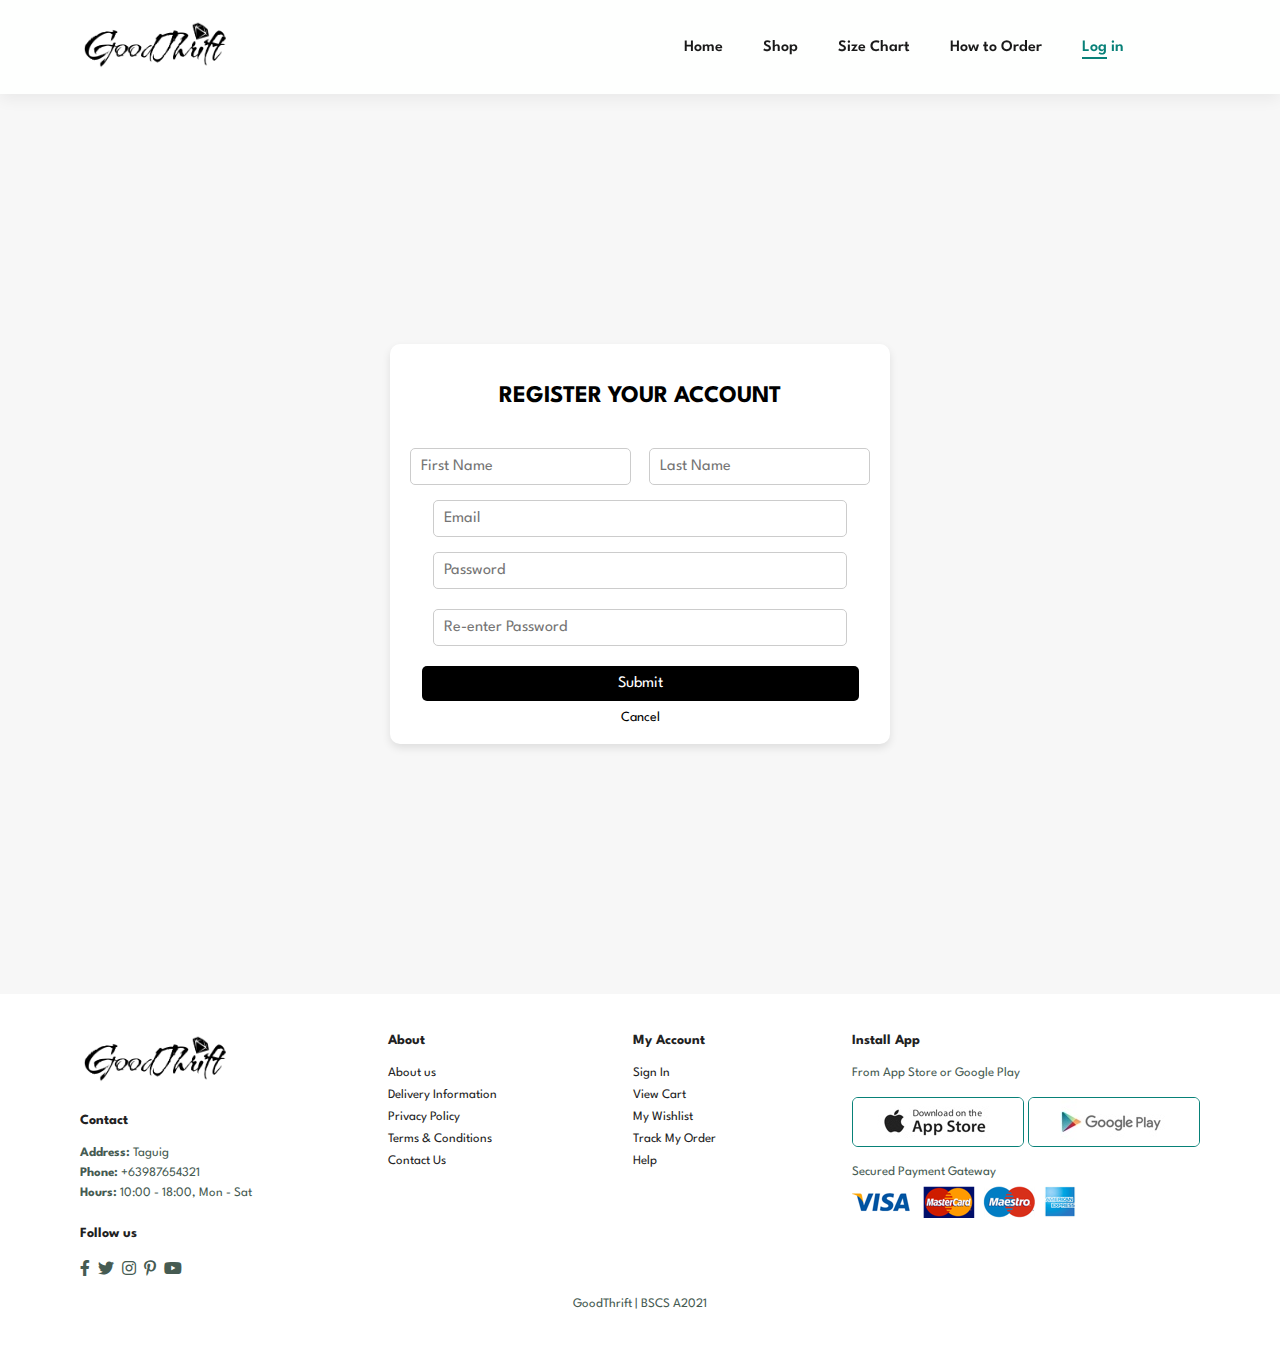
<file: signup.html>
<!DOCTYPE html>
<html lang="en">

<head>
    <meta charset="UTF-8">
    <meta http-equiv="X-UA-Compatible" content="IE=edge">
    <meta name="viewport" content="width=device-width, initial-scale=1.0">
    <title>GoodThrift</title>

    <!-- font-awesome cdn link -->
    <link rel="stylesheet" href="https://pro.fontawesome.com/releases/v5.10.0/css/all.css" />

    <!-- custom css file link -->
    <link rel="stylesheet" href="style.css">

</head>

<body>

    <section id="header">
        <a href="#"><img src="images/GTLogo.png" class="logo" alt=""></a>
        <div>
            <ul id="navbar">
                <li><a href="index.html">Home</a></li>
                <li><a href="shop.html">Shop</a></li>
                <li><a href="sizechart.html">Size Chart</a></li>
                <li><a href="howtoorder.html">How to Order</a></li>
                <li><a class="active" href="login.html">Log in</a></li>
                <li id="lg-bag"><a href="cart.html"><i class="far fa-shopping-bag"></i></a></li>
                <a href="#" id="close"><i class="far fa-times"></i></a>
            </ul>
        </div>
        <div id="mobile">
            <a href="cart.html"><i class="far fa-shopping-bag"></i></a>
            <i id="bar" class="fas fa-outdent"></i>
        </div>
    </section>

    <section class="logindiv">
        <div class="register-container">
            <h1>REGISTER YOUR ACCOUNT</h1>
            <div class="input-group">
                <input type="text" placeholder="First Name">
                <input type="text" placeholder="Last Name">
            </div>
            <input type="email" placeholder="Email" style="width: 90%; margin-bottom: 15px;">
            <input type="password" placeholder="Password" style="width: 90%; margin-bottom: 20px;">
            <input type="password" placeholder="Re-enter Password" style="width: 90%; margin-bottom: 20px;">
            <button onclick="window.location.href = 'login.html';">Submit</button>
            <a href="login.html">Cancel</a>
        </div>
</section>

    <footer class="section-p1">
        <div class="col">
            <img class="logo" src="images/GTLogo.png" alt="">
            <h4>Contact</h4>
            <p><strong>Address:</strong> Taguig</p>
            <p><strong>Phone:</strong> +63987654321</p>
            <p><strong>Hours:</strong> 10:00 - 18:00, Mon - Sat</p>
            <div class="follow">
                <h4>Follow us</h4>
                <div class="icon">
                    <i class="fab fa-facebook-f"></i>
                    <i class="fab fa-twitter"></i>
                    <i class="fab fa-instagram"></i>
                    <i class="fab fa-pinterest-p"></i>
                    <i class="fab fa-youtube"></i>
                </div>
            </div>
        </div>
        <div class="col">
            <h4>About</h4>
            <a href="#">About us</a>
            <a href="#">Delivery Information</a>
            <a href="privacypolicy.html">Privacy Policy</a>
            <a href="terms.html">Terms & Conditions</a>
            <a href="#">Contact Us</a>
        </div>
        <div class="col">
            <h4>My Account</h4>
            <a href="#">Sign In</a>
            <a href="#">View Cart</a>
            <a href="#">My Wishlist</a>
            <a href="#">Track My Order</a>
            <a href="#">Help</a>
        </div>
        <div class="col install">
            <h4>Install App</h4>
            <p>From App Store or Google Play</p>
            <div class="row">
                <img src="images/pay/app.jpg" alt="">
                <img src="images/pay/play.jpg" alt="">
            </div>
            <p>Secured Payment Gateway</p>
            <img src="images/pay/pay.png" alt="">
        </div>
        <div class="copyright">
            <p>GoodThrift | BSCS A2021</p>
        </div>
    </footer>

    <!-- javascript script file link -->
    <script src="script.js"></script>
</body>

</html>
</file>
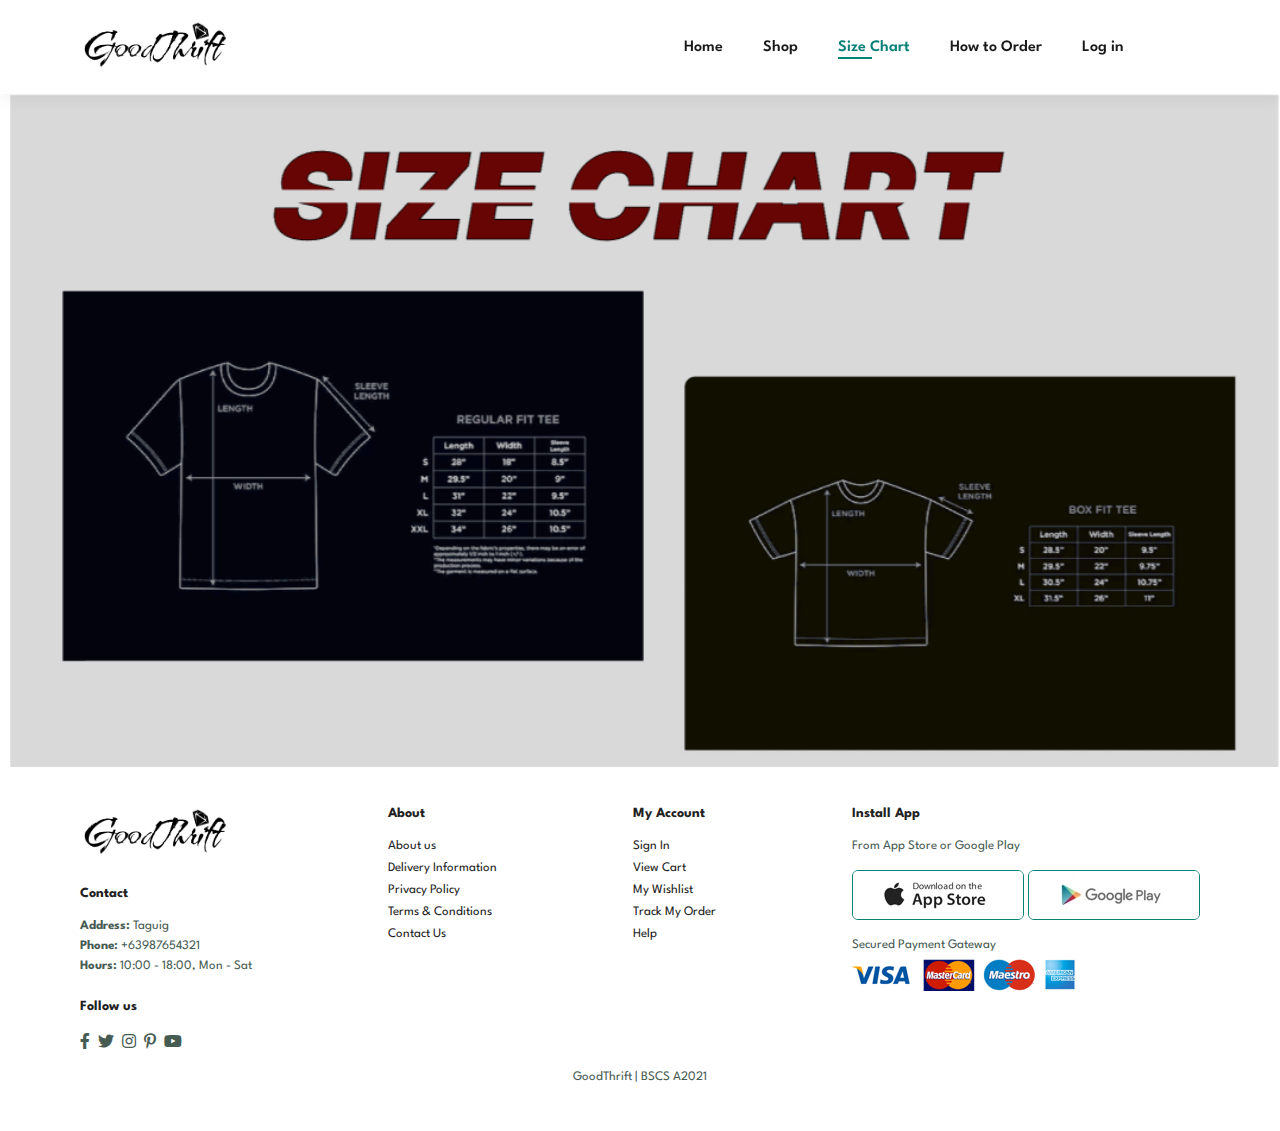
<file: sizechart.html>
<!DOCTYPE html>
<html lang="en">

<head>
    <meta charset="UTF-8">
    <meta http-equiv="X-UA-Compatible" content="IE=edge">
    <meta name="viewport" content="width=device-width, initial-scale=1.0">
    <title>GoodThrift</title>

    <!-- font-awesome cdn link -->
    <link rel="stylesheet" href="https://pro.fontawesome.com/releases/v5.10.0/css/all.css" />

    <!-- custom css file link -->
    <link rel="stylesheet" href="style.css">

</head>

<body>

    <section id="header">
        <a href="#"><img src="images/GTLogo.png" class="logo" alt=""></a>
        <div>
            <ul id="navbar">
                <li><a href="index.html">Home</a></li>
                <li><a href="shop.html">Shop</a></li>
                <li><a class="active" href="sizechart.html">Size Chart</a></li>
                <li><a href="howtoorder.html">How to Order</a></li>
                <li><a href="login.html">Log in</a></li>
                <li id="lg-bag"><a href="cart.html"><i class="far fa-shopping-bag"></i></a></li>
                <a href="#" id="close"><i class="far fa-times"></i></a>
            </ul>
        </div>
        <div id="mobile">
            <a href="cart.html"><i class="far fa-shopping-bag"></i></a>
            <i id="bar" class="fas fa-outdent"></i>
        </div>
    </section>

    <section id="sizec">
        <img id="respo" src="images/sizechart.png" alt="sizechart">
    </section>

    <footer class="section-p1">
        <div class="col">
            <img class="logo" src="images/GTLogo.png" alt="">
            <h4>Contact</h4>
            <p><strong>Address:</strong> Taguig</p>
            <p><strong>Phone:</strong> +63987654321</p>
            <p><strong>Hours:</strong> 10:00 - 18:00, Mon - Sat</p>
            <div class="follow">
                <h4>Follow us</h4>
                <div class="icon">
                    <i class="fab fa-facebook-f"></i>
                    <i class="fab fa-twitter"></i>
                    <i class="fab fa-instagram"></i>
                    <i class="fab fa-pinterest-p"></i>
                    <i class="fab fa-youtube"></i>
                </div>
            </div>
        </div>
        <div class="col">
            <h4>About</h4>
            <a href="#">About us</a>
            <a href="#">Delivery Information</a>
            <a href="privacypolicy.html">Privacy Policy</a>
            <a href="terms.html">Terms & Conditions</a>
            <a href="#">Contact Us</a>
        </div>
        <div class="col">
            <h4>My Account</h4>
            <a href="#">Sign In</a>
            <a href="#">View Cart</a>
            <a href="#">My Wishlist</a>
            <a href="#">Track My Order</a>
            <a href="#">Help</a>
        </div>
        <div class="col install">
            <h4>Install App</h4>
            <p>From App Store or Google Play</p>
            <div class="row">
                <img src="images/pay/app.jpg" alt="">
                <img src="images/pay/play.jpg" alt="">
            </div>
            <p>Secured Payment Gateway</p>
            <img src="images/pay/pay.png" alt="">
        </div>
        <div class="copyright">
            <p>GoodThrift | BSCS A2021</p>
        </div>
    </footer>

    <!-- javascript script file link -->
    <script src="script.js"></script>
</body>

</html>
</file>
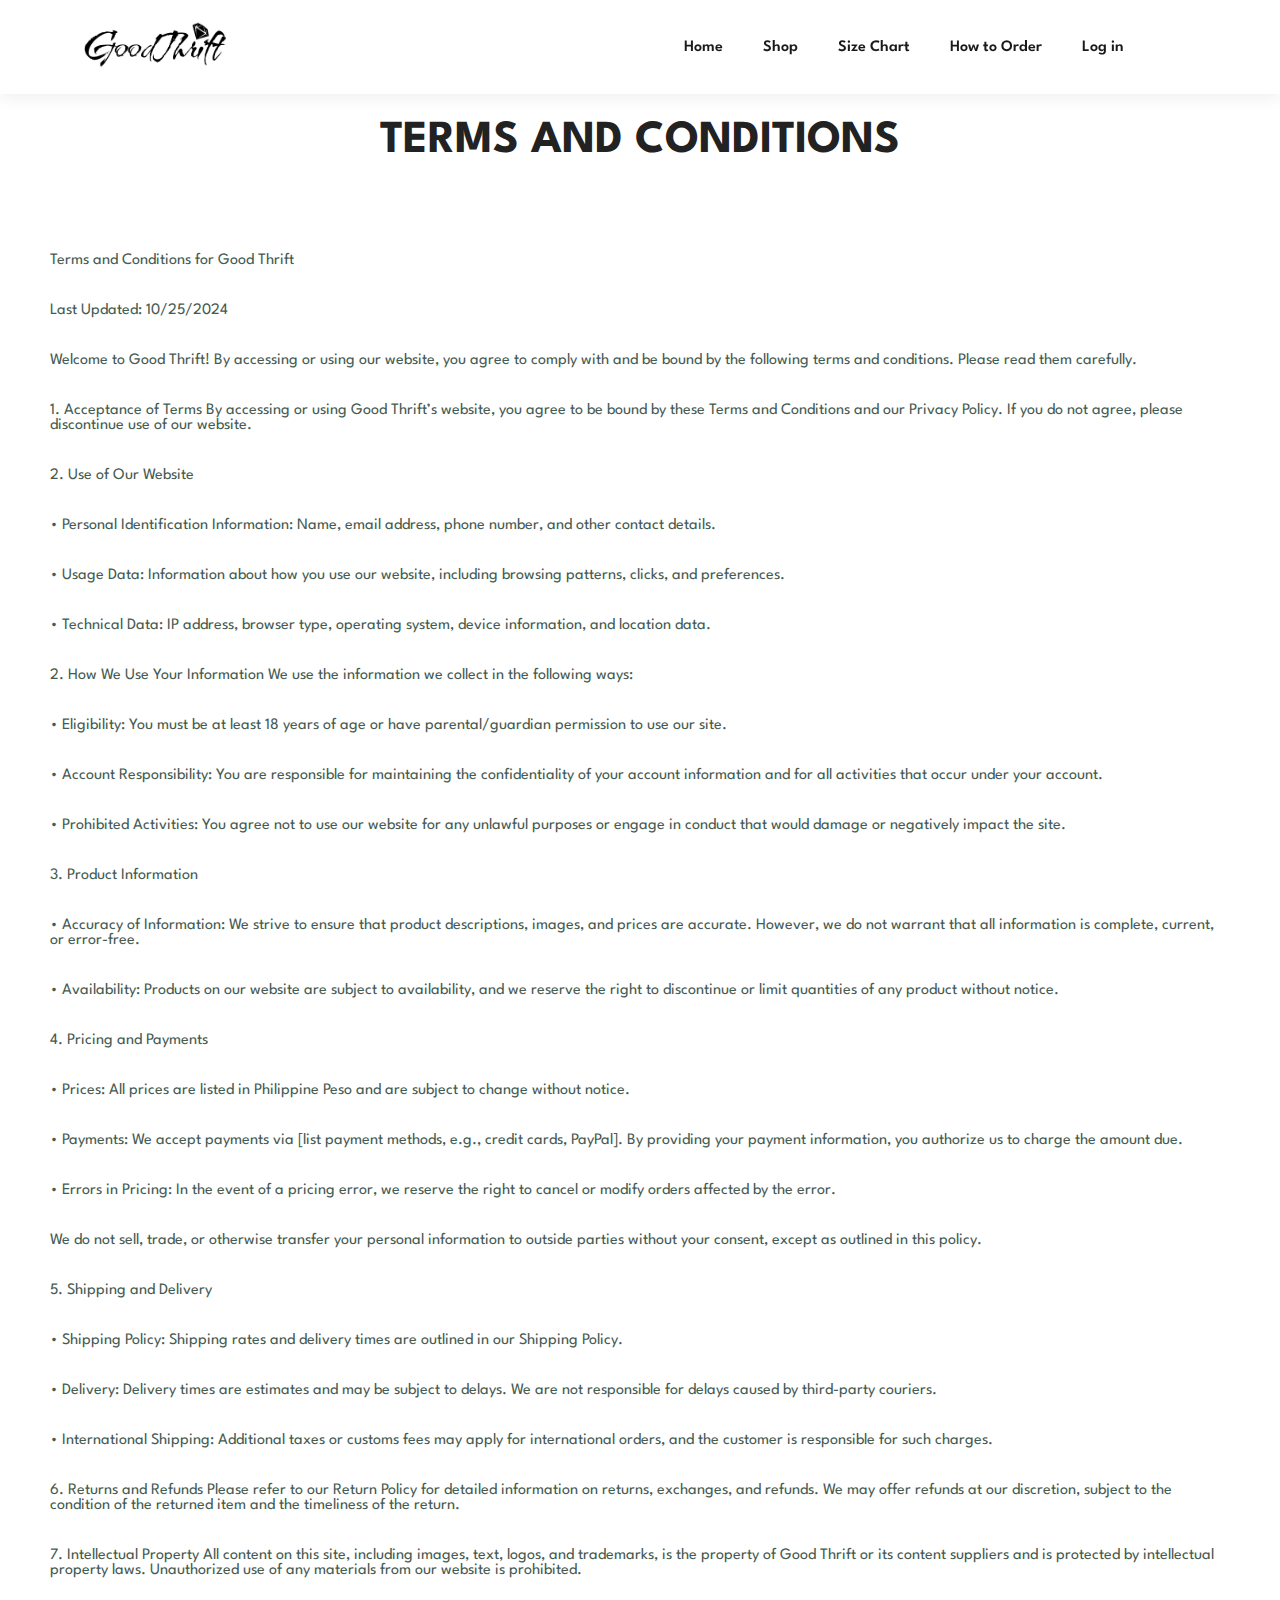
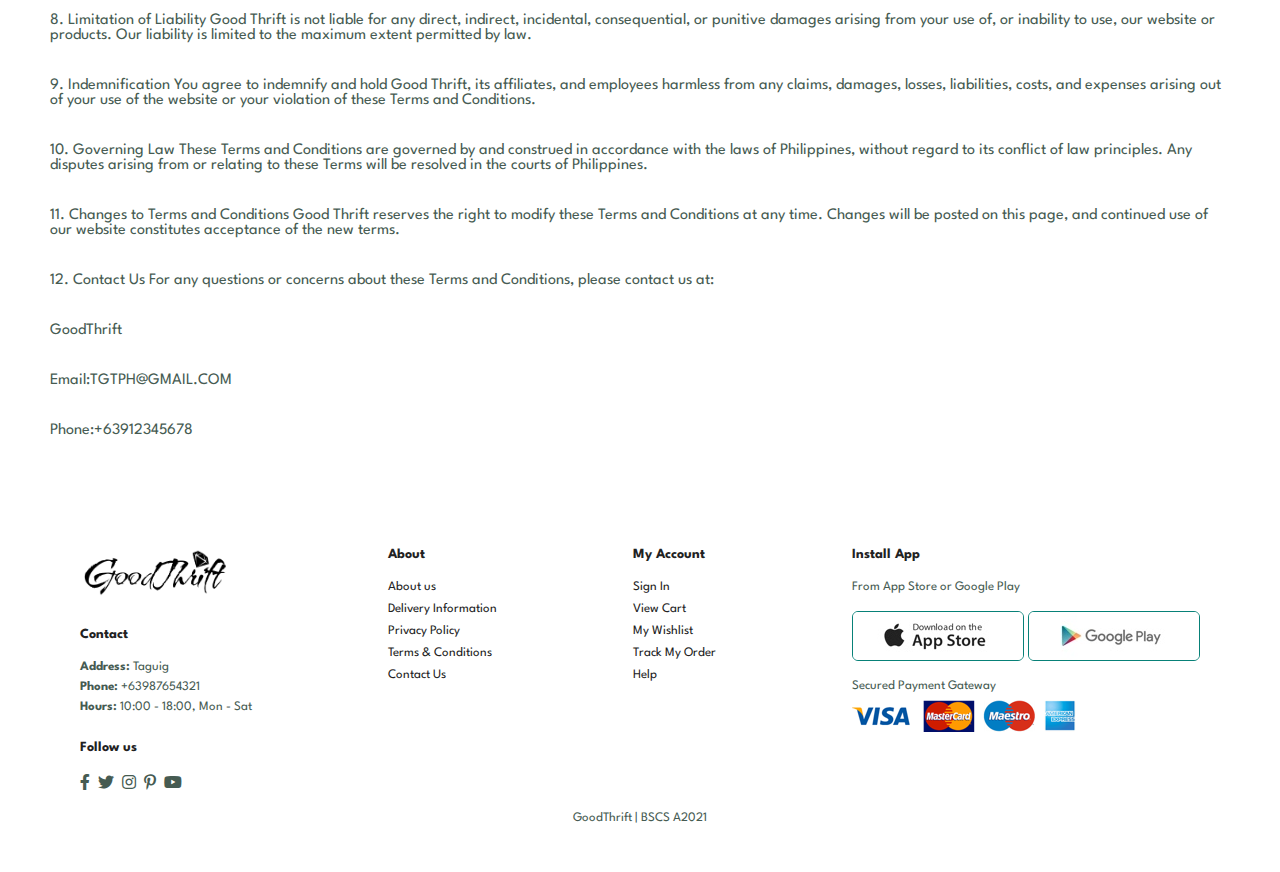
<file: terms.html>
<!DOCTYPE html>
<html lang="en">

<head>
    <meta charset="UTF-8">
    <meta http-equiv="X-UA-Compatible" content="IE=edge">
    <meta name="viewport" content="width=device-width, initial-scale=1.0">
    <title>GoodThrift</title>

    <!-- font-awesome cdn link -->
    <link rel="stylesheet" href="https://pro.fontawesome.com/releases/v5.10.0/css/all.css" />

    <!-- custom css file link -->
    <link rel="stylesheet" href="style.css">

</head>

<body>

    <section id="header">
        <a href="#"><img src="images/GTLogo.png" class="logo" alt=""></a>
        <div>
            <ul id="navbar">
                <li><a href="index.html">Home</a></li>
                <li><a href="shop.html">Shop</a></li>
                <li><a href="sizechart.html">Size Chart</a></li>
                <li><a href="howtoorder.html">How to Order</a></li>
                <li><a href="login.html">Log in</a></li>
                <li id="lg-bag"><a href="cart.html"><i class="far fa-shopping-bag"></i></a></li>
                <a href="#" id="close"><i class="far fa-times"></i></a>
            </ul>
        </div>
        <div id="mobile">
            <a href="cart.html"><i class="far fa-shopping-bag"></i></a>
            <i id="bar" class="fas fa-outdent"></i>
        </div>
    </section>
    <div id="head"><h2>TERMS AND CONDITIONS</h2></div>
    

    <div id="pp">
        
        <p>Terms and Conditions for Good Thrift</p>
        <p>Last Updated: 10/25/2024</p>
        <p>Welcome to Good Thrift! By accessing or using our website, you agree to comply with and be 
            bound by the following terms and conditions. Please read them carefully.</p>
        <p>1. Acceptance of Terms
            By accessing or using Good Thrift’s website, you agree to be bound by these Terms and Conditions and 
            our Privacy Policy. If you do not agree, please discontinue use of our website.</p>
        <p>2. Use of Our Website</p>  
        <p>• Personal Identification Information: Name, email address, phone number, and other contact details.</p>
        <p>• Usage Data: Information about how you use our website, including browsing patterns, clicks, and preferences.</p> 
        <p>• Technical Data: IP address, browser type, operating system, device information, and location data.</p> 
        <p>2. How We Use Your Information
            We use the information we collect in the following ways:</p> 
        <p>• Eligibility: You must be at least 18 years of age or have parental/guardian permission to use our site.</p> 
        <p>• Account Responsibility: You are responsible for maintaining the confidentiality of your account information 
            and for all activities that occur under your account.</p> 
        <p>• Prohibited Activities: You agree not to use our website for any unlawful purposes or engage in conduct 
            that would damage or negatively impact the site.</p> 
        <p>3. Product Information</p>    
        <p>• Accuracy of Information: We strive to ensure that product descriptions, images, and prices are accurate. 
            However, we do not warrant that all information is complete, current, or error-free.</p>
        <p>• Availability: Products on our website are subject to availability, and we reserve the right to 
            discontinue or limit quantities of any product without notice.</p> 
        <p>4. Pricing and Payments</p> 
        <p>• Prices: All prices are listed in Philippine Peso and are subject to change without notice.</p>
        <p>• Payments: We accept payments via [list payment methods, e.g., credit cards, PayPal]. By providing 
            your payment information, you authorize us to charge the amount due.</p>
        <p>• Errors in Pricing: In the event of a pricing error, we reserve the right to cancel or modify orders affected by the error.</p> 
        <p>We do not sell, trade, or otherwise transfer your personal information to outside parties without your consent, 
            except as outlined in this policy.</p>
        <p>5. Shipping and Delivery</p> 
        <p>• Shipping Policy: Shipping rates and delivery times are outlined in our Shipping Policy.</p>
        <p>• Delivery: Delivery times are estimates and may be subject to delays. We are not responsible for delays caused by third-party couriers.</p>
        <p>• International Shipping: Additional taxes or customs fees may apply for international orders, and the customer is responsible for such charges.</p>
        <p>6. Returns and Refunds
            Please refer to our Return Policy for detailed information on returns, exchanges, and refunds. We may offer refunds at our discretion, 
            subject to the condition of the returned item and the timeliness of the return.</p> 
        <p>7. Intellectual Property
            All content on this site, including images, text, logos, and trademarks, is the property of Good Thrift or its content suppliers and is 
            protected by intellectual property laws. Unauthorized use of any materials from our website is prohibited.</p> 
        <p>8. Limitation of Liability
            Good Thrift is not liable for any direct, indirect, incidental, consequential, or punitive damages arising from your use of, or inability 
            to use, our website or products. Our liability is limited to the maximum extent permitted by law.</p> 
        <p>9. Indemnification
            You agree to indemnify and hold Good Thrift, its affiliates, and employees harmless from any claims, damages, losses, liabilities, costs, 
            and expenses arising out of your use of the website or your violation of these Terms and Conditions.</p> 
        <p>10. Governing Law
            These Terms and Conditions are governed by and construed in accordance with the laws of Philippines, without regard to its conflict of law principles. 
            Any disputes arising from or relating to these Terms will be resolved in the courts of Philippines.</p> 
        <p>11. Changes to Terms and Conditions
            Good Thrift reserves the right to modify these Terms and Conditions at any time. Changes will be posted on this page, and continued use of our website 
            constitutes acceptance of the new terms.</p>
        <p>12. Contact Us
            For any questions or concerns about these Terms and Conditions, please contact us at:</p>
        <p>GoodThrift</p> 
        <p>Email:TGTPH@GMAIL.COM</p>
        <p>Phone:+63912345678</p>                                                                                   
    </div>

    <footer class="section-p1">
        <div class="col">
            <img class="logo" src="images/GTLogo.png" alt="">
            <h4>Contact</h4>
            <p><strong>Address:</strong> Taguig</p>
            <p><strong>Phone:</strong> +63987654321</p>
            <p><strong>Hours:</strong> 10:00 - 18:00, Mon - Sat</p>
            <div class="follow">
                <h4>Follow us</h4>
                <div class="icon">
                    <i class="fab fa-facebook-f"></i>
                    <i class="fab fa-twitter"></i>
                    <i class="fab fa-instagram"></i>
                    <i class="fab fa-pinterest-p"></i>
                    <i class="fab fa-youtube"></i>
                </div>
            </div>
        </div>
        <div class="col">
            <h4>About</h4>
            <a href="#">About us</a>
            <a href="#">Delivery Information</a>
            <a href="privacypolicy.html">Privacy Policy</a>
            <a href="terms.html">Terms & Conditions</a>
            <a href="#">Contact Us</a>
        </div>
        <div class="col">
            <h4>My Account</h4>
            <a href="#">Sign In</a>
            <a href="#">View Cart</a>
            <a href="#">My Wishlist</a>
            <a href="#">Track My Order</a>
            <a href="#">Help</a>
        </div>
        <div class="col install">
            <h4>Install App</h4>
            <p>From App Store or Google Play</p>
            <div class="row">
                <img src="images/pay/app.jpg" alt="">
                <img src="images/pay/play.jpg" alt="">
            </div>
            <p>Secured Payment Gateway</p>
            <img src="images/pay/pay.png" alt="">
        </div>
        <div class="copyright">
            <p>GoodThrift | BSCS A2021</p>
        </div>
    </footer>

    <!-- javascript script file link -->
    <script src="script.js"></script>
</body>

</html>
</file>
<file: style.css>
@import url('https://fonts.googleapis.com/css2?family=Spartan:wght@100;200;300;400;500;600;700;800;900&display=swap');

* {
    margin: 0;
    padding: 0;
    box-sizing: border-box;
    font-family: 'Spartan',sans-serif;
}

h1 {
    font-size: 50px;
    line-height: 64px;
    color: #222;
}

h2 {
    font-size: 46px;
    line-height: 54px;
    color: #222;
}

h4 {
    font-size: 20px;
    color: #222;
}

h6 {
    font-weight: 700;
    font-size: 12x;
}

p {
    font-size: 16px;
    color: #465b52;
    margin: 15px 0 20px 0;
}

.section-p1 {
    padding: 40px 80px;
}

.section-m1 {
    margin: 40px 0;
}

button.normal {
    font-size: 14px;
    font-weight: 600;
    padding: 15px 30px;
    color: #000;
    background-color: #fff;
    border-radius: 4px;
    cursor: pointer;
    border: none;
    outline: none;
    transition: 0.2s ease;
}

button.white {
    font-size: 13px;
    font-weight: 600;
    padding: 11px 18px;
    color: #fff;
    background-color: transparent;
    cursor: pointer;
    border: 1px solid #fff;
    outline: none;
    transition: 0.2s ease;
}

body {
    width: 100%;
}

/* Header Start */

#header {
    display: flex;
    align-items: center;
    justify-content: space-between;
    padding: 20px 80px;
    background: #FEFFFEff;
    box-shadow: 0 5px 15px rgba(0, 0, 0, 0.06);
    z-index: 999;
    position: sticky;
    top: 0;
}

#navbar {
    display: flex;
    align-items: center;
    justify-content: center;
}

#navbar li {
    list-style: none;
    padding: 0 20px;
    position: relative;
}

#navbar li a {
    text-decoration: none;
    font-size: 16px;
    font-weight: 600;
    color: #1a1a1a;
    transition: 0.3s ease; 
}

#navbar li a:hover,
#navbar li a.active {
    color: #088178;
}

#navbar li a:hover::after,
#navbar li a.active::after {
    content: "";
    width: 30%;
    height: 2px;
    background: #088178;
    position: absolute;
    bottom: -4px;
    left: 20px;
}

#close {
    display: none;
}

#mobile {
    display: none;
    align-items: center;
}

/* Home Page */

#hero {
    background-image: url(images/bannerz.png);
    width: 100%;
    height: 90vh;
    background-size: cover;
    background-position: top 25% right 0;
    padding: 0 80px;
    display: flex;
    flex-direction: column;
    align-items: flex-start;
    justify-content: center;
}

#sizec {
    background-size: cover;
    background-position: top 25%;
    display: flex;
    flex-direction: column;
    align-items: flex-start;
    justify-content: center;
    margin-left: 10px;
    padding: auto;
}

#howto {
    background-size: cover;
    background-position: top 25%;
    display: flex;
    flex-direction: column;
    align-items: flex-start;
    justify-content: center;
    padding: auto;
}


.logindiv{
    font-family: Arial, sans-serif;
    background-color: #f7f7f7;
    margin: 0;
    display: flex;
    justify-content: center;
    align-items: center;
    height: 100vh;
}

.login-container {
    width: 400px;
    background-color: #fff;
    padding: 20px;
    border-radius: 10px;
    box-shadow: 0 4px 8px rgba(0, 0, 0, 0.1);
    text-align: center;
    
}

.login-container h1 {
    font-size: 24px;
    margin-bottom: 20px;
    color: #000;
}

.login-container input[type="email"],
.login-container input[type="password"] {
    width: 90%;
    padding: 10px;
    margin-bottom: 15px;
    border: 1px solid #ccc;
    border-radius: 5px;
    font-size: 16px;
}

.login-container button {
    width: 95%;
    padding: 10px;
    background-color: #000;
    color: #fff;
    border: none;
    border-radius: 5px;
    font-size: 16px;
    cursor: pointer;
}

.login-container button:hover {
    background-color: #333;
}

.login-container a {
    display: block;
    margin-top: 10px;
    color: #000;
    text-decoration: none;
    font-size: 14px;
}

.login-container a:hover {
    text-decoration: underline;
}


.register-container {
    width: 500px;
    background-color: #fff;
    padding: 20px;
    border-radius: 10px;
    box-shadow: 0 4px 8px rgba(0, 0, 0, 0.1);
    text-align: center;
}

.register-container h1 {
    font-size: 24px;
    margin-bottom: 20px;
    color: #000;
}

.register-container .input-group {
    display: flex;
    justify-content: space-between;
    margin-bottom: 15px;
}

.register-container input {
    width: 48%;
    padding: 10px;
    border: 1px solid #ccc;
    border-radius: 5px;
    font-size: 16px;
}

.register-container button {
    width: 95%;
    padding: 10px;
    background-color: #000;
    color: #fff;
    border: none;
    border-radius: 5px;
    font-size: 16px;
    cursor: pointer;
}

.register-container button:hover {
    background-color: #333;
}

.register-container a {
    display: block;
    margin-top: 10px;
    color: #000;
    text-decoration: none;
    font-size: 14px;
}

.register-container a:hover {
    text-decoration: underline;
}

.footer {
    background-color: black;
    color: white;
    padding: 20px;
    display: flex;
    justify-content: space-between;
    align-items: center;
}

.footer-left {
    display: flex;
    align-items: center;
}

.footer-left img {
    width: 100px;
    margin-right: 20px;
}

.footer-right ul {
    list-style: none;
    padding: 0;
    margin: 0;
    display: flex;
}

.footer-right li {
    margin-right: 20px;
}

.footer-right a {
    color: white;
    text-decoration: none;
}

.footer-right a:hover {
    text-decoration: underline;
}


.menu-items {
    justify-content: space-between;
    text-align: center;
    padding-top: 20px;
}

#hero h4 {
    padding-bottom: 15px;
}

#hero h1 {
    color: #088178;
}

#hero button {
    background-image: url(images/button.png);
    background-color: transparent;
    color: #088178;
    border: 0;
    padding: 14px 80px 14px 65px;
    background-repeat: no-repeat;
    cursor: pointer;
    font-weight: 700;
    font-size: 15px;
}

#feature {
    display: flex;
    align-items: center;
    justify-content: space-between;
    flex-wrap: wrap;
}

#feature .fe-box {
    width: 180px;
    text-align: center;
    padding: 25px 15px;
    box-shadow: 20px 20px 34px rgba(0, 0, 0, 0.03);
    border: 1px solid #cce7d0;
    border-radius: 4px;
    margin: 15px 0;
}

#feature .fe-box:hover {
    box-shadow: 10px 10px 54px rgba(70, 62, 221, 0.1);
}

#feature .fe-box img{
    width: 100%;
    margin-bottom: 10px;
}

#feature .fe-box h6 {
    display: inline-block;
    padding: 9px 8px 6px 8px;
    line-height: 1;
    border-radius: 4px;
    color: #088178;
    background-color: #fddde4;
}

#feature .fe-box:nth-child(2) h6 {
    background-color: #cdebbc;
}

#feature .fe-box:nth-child(3) h6 {
    background-color: #d1e8f2;
}

#feature .fe-box:nth-child(4) h6 {
    background-color: #cdd4f8;
}

#feature .fe-box:nth-child(5) h6 {
    background-color: #f6dbf6;
}

#feature .fe-box:nth-child(6) h6 {
    background-color: #fff2e5;
}

#product1 {
    text-align: center;
}

#product1 .pro-container {
    display: flex;
    justify-content: space-between;
    padding-top: 20px;
    flex-wrap: wrap;
}

#product1 .pro {
    width: 23%;
    min-width: 250px;
    padding: 10px 12px;
    border: 1px solid #cce7d0;
    border-radius: 25px;
    cursor: pointer;
    box-shadow: 20px 20px 30px rgba(0, 0, 0, 0.02);
    margin: 15px 0;
    transition: 0.2s ease;
    position: relative;
}

#product1 .pro:hover {
    box-shadow: 20px 20px 30px rgba(0, 0, 0, 0.06);
}

#product1 .pro img {
    width: 100%;
    border-radius: 20px;   
}

#product1 .pro .des {
    text-align: start;
    padding: 10px 0;
}

#product1 .pro .des span {
    color: #606063;
    font-size: 12px;
}

#product1 .pro .des h5 {
    padding-top: 7px;
    color: #1a1a1a;
    font-size: 14px;
}

#product1 .pro .des i {
    font-size: 12px;
    color: rgb(243, 181, 25);
}

#product1 .pro .des h4 {
    padding-top: 7px;
    font-size: 15px;
    font-weight: 700;
    color: #088178;
}

#product1 .pro .cart {
    width: 40px;
    height: 40px;
    line-height: 40px;
    border-radius: 50px;
    background-color: #e8f6ea;
    font-weight: 500;
    color: #088178;
    border: 1px solid #cce7d0;
    position: absolute;
    bottom: 20px;
    right: 10px;
}




#product2 {
    text-align: center;
}

#product2 .pro-container {
    display: flex;
    justify-content: space-between;
    padding-top: 20px;
    flex-wrap: wrap;
}

#product2 .pro {
    width: 23%;
    min-width: 250px;
    padding: 10px 12px;
    border: 1px solid #cce7d0;
    border-radius: 25px;
    cursor: pointer;
    box-shadow: 20px 20px 30px rgba(0, 0, 0, 0.02);
    margin: 15px 0;
    transition: 0.2s ease;
    position: relative;
}

#product2 .pro:hover {
    box-shadow: 20px 20px 30px rgba(0, 0, 0, 0.06);
}

#product2 .pro img {
    width: 100%;
    border-radius: 20px;   
}

#product2 .pro .des {
    text-align: start;
    padding: 10px 0;
}

#product2 .pro .des span {
    color: #606063;
    font-size: 12px;
}

#product2 .pro .des h5 {
    padding-top: 7px;
    color: #1a1a1a;
    font-size: 14px;
}

#product2 .pro .des i {
    font-size: 12px;
    color: rgb(243, 181, 25);
}

#product2 .pro .des h4 {
    padding-top: 7px;
    font-size: 15px;
    font-weight: 700;
    color: #088178;
}

#product2 .pro .cart {
    width: 40px;
    height: 40px;
    line-height: 40px;
    border-radius: 50px;
    background-color: #e8f6ea;
    font-weight: 500;
    color: #088178;
    border: 1px solid #cce7d0;
    position: absolute;
    bottom: 20px;
    right: 10px;
}


#product3 {
    text-align: center;
}

#product3 .pro-container {
    display: flex;
    justify-content: space-between;
    padding-top: 20px;
    flex-wrap: wrap;
}

#product3 .pro {
    width: 23%;
    min-width: 250px;
    padding: 10px 12px;
    border: 1px solid #cce7d0;
    border-radius: 25px;
    cursor: pointer;
    box-shadow: 20px 20px 30px rgba(0, 0, 0, 0.02);
    margin: 15px 0;
    transition: 0.2s ease;
    position: relative;
}

#product3 .pro:hover {
    box-shadow: 20px 20px 30px rgba(0, 0, 0, 0.06);
}

#product3 .pro img {
    width: 100%;
    border-radius: 20px;   
}

#product3 .pro .des {
    text-align: start;
    padding: 10px 0;
}

#product3 .pro .des span {
    color: #606063;
    font-size: 12px;
}

#product3 .pro .des h5 {
    padding-top: 7px;
    color: #1a1a1a;
    font-size: 14px;
}

#product3 .pro .des i {
    font-size: 12px;
    color: rgb(243, 181, 25);
}

#product3 .pro .des h4 {
    padding-top: 7px;
    font-size: 15px;
    font-weight: 700;
    color: #088178;
}

#product3  .pro .cart {
    width: 40px;
    height: 40px;
    line-height: 40px;
    border-radius: 50px;
    background-color: #e8f6ea;
    font-weight: 500;
    color: #088178;
    border: 1px solid #cce7d0;
    position: absolute;
    bottom: 20px;
    right: 10px;
}


#product4 {
    text-align: center;
}

#product4 .pro-container {
    display: flex;
    justify-content: space-between;
    padding-top: 20px;
    flex-wrap: wrap;
}

#product4 .pro {
    width: 23%;
    min-width: 250px;
    padding: 10px 12px;
    border: 1px solid #cce7d0;
    border-radius: 25px;
    cursor: pointer;
    box-shadow: 20px 20px 30px rgba(0, 0, 0, 0.02);
    margin: 15px 0;
    transition: 0.2s ease;
    position: relative;
}

#product4 .pro:hover {
    box-shadow: 20px 20px 30px rgba(0, 0, 0, 0.06);
}

#product4 .pro img {
    width: 100%;
    border-radius: 20px;   
}

#product4 .pro .des {
    text-align: start;
    padding: 10px 0;
}

#product4 .pro .des span {
    color: #606063;
    font-size: 12px;
}

#product4 .pro .des h5 {
    padding-top: 7px;
    color: #1a1a1a;
    font-size: 14px;
}

#product4 .pro .des i {
    font-size: 12px;
    color: rgb(243, 181, 25);
}

#product4 .pro .des h4 {
    padding-top: 7px;
    font-size: 15px;
    font-weight: 700;
    color: #088178;
}

#product4  .pro .cart {
    width: 40px;
    height: 40px;
    line-height: 40px;
    border-radius: 50px;
    background-color: #e8f6ea;
    font-weight: 500;
    color: #088178;
    border: 1px solid #cce7d0;
    position: absolute;
    bottom: 20px;
    right: 10px;
}

#commonmenu {
    color: #1a1a1a;
}

#uncommonmenu {
    color: #1a1a1a;
}

#raremenu {
    color: #1a1a1a;
}

#banner {
    display: flex;
    flex-direction: column;
    justify-content: center;
    align-items: center;
    text-align: center;
    background-image: url(images/banner/b2.jpg);
    background-size: cover;
    background-position: center;
    width: 100%;
    height: 40vh;
}

#banner h4 {
    color: #fff;
    font-size: 16px;
}

#banner h2 {
    color: #fff;
    font-size: 30px;
    padding: 10px 0;
}

#banner h2 span {
    color: #ef3636;
}

#banner button:hover {
    background-color: #088178;
    color: #fff;
}

#sm-banner {
    display: flex;
    justify-content: space-between;
    flex-wrap: wrap;
}

#sm-banner .banner-box {
    display: flex;
    flex-direction: column;
    justify-content: center;
    align-items: flex-start;
    text-align: center;
    background-image: url(images/banner/b17.jpg);
    background-size: cover;
    background-position: center;
    min-width: 850px;
    height: 50vh;
    padding: 30px;
}

#sm-banner h4{
    color: #fff;
    font-size: 20px;
    font-weight: 300;
}

#sm-banner h2 {
    color: #fff;
    font-size: 28px;
    font-weight: 800;
}

#sm-banner span  {
    color: #fff;
    font-size: 14px;
    font-weight: 500;
    padding-bottom: 15px;
}

#sm-banner .banner-box:hover button{
    background-color: #088178;
    border: 1px solid #088178;
}

#sm-banner .banner-box:nth-child(2) {
    background-image: url(images/banner/b10.jpg);
}

#banner3 .banner-box {
    display: flex;
    flex-direction: column;
    justify-content: center;
    align-items: flex-start;
    text-align: center;
    background-image: url(images/banner/b7.jpg);
    background-size: cover;
    background-position: center;
    min-width: 30%;
    height: 30vh;
    padding: 30px;
    margin-bottom: 20px;
}

#banner3 .banner-box:nth-child(2) {
    background-image: url(images/banner/b4.jpg);
}

#banner3 .banner-box:nth-child(3) {
    background-image: url(images/banner/b18.jpg);
}

#banner3 {
    display: flex;
    justify-content: space-between;
    flex-wrap: wrap;
    padding: 0 80px;   
}

#banner3 h2 {
    color: #fff;
    font-weight: 900;
    font-size: 22px;
}

#banner3 h3 {
    color: #ec544e;
    font-weight: 800;
    font-size: 15px;
}

#newsletter {
    display: flex;
    justify-content: space-between;
    align-items: center;
    flex-wrap: wrap;
    background-image: url(images/banner/b14.png);
    background-repeat: no-repeat;
    background-position: 20% 30%;
    background-color: #041e42;
}

#newsletter h4 {
    font-size: 22px;
    font-weight: 700;
    color: #fff;
}

#newsletter p {
    font-size: 14px;
    font-weight: 600;
    color: #818EA0;
}

#newsletter p span{ 
    color: #ffbd27;
}

#newsletter .form {
    display: flex;
    width: 40%;
}

#newsletter input {
    height: 3.125rem;
    padding: 0 1.25rem;
    font-size: 14px;
    width: 100%;
    border: 1px solid transparent;
    border-radius: 4px;
    outline: none;
    border-top-right-radius: 0;
    border-bottom-right-radius: 0;
}

#newsletter button {
    background-color: #088178;
    color: #fff;
    white-space: nowrap;
    border-top-left-radius: 0;
    border-bottom-left-radius: 0;
}

footer {
    display: flex;
    justify-content: space-between;
    flex-wrap: wrap;
}

footer .col {
    display: flex;
    flex-direction: column;
    align-items: flex-start;
    margin-bottom: 20px;
}

footer .logo {
    margin-bottom: 30px;
}

.logo {
    width: 150px;
    height: 50px;
}

footer h4 {
    font-size: 14px;
    padding-bottom: 20px;
}

footer p {
    font-size: 13px;
    margin: 0 0 8px 0;
}

footer a {
    font-size: 13px;
    text-decoration: none;
    color: #222;
    margin: 0 0 10px 0;
}

footer .follow {
    margin-top: 20px;
}

footer .follow i{
    color: #465b52;
    padding-right: 4px;
    cursor: pointer;
}

footer .install .row img{
    border: 1px solid #088178;
    border-radius: 6px;
    margin: 10px 0 15px 0;
}

footer .follow i:hover,
footer a:hover {
    color: #088178;
}

footer .copyright {
    width: 100%;
    text-align: center;
}

/* Shop Page */

#page-header {
    background-image: url(images/banner/b1.jpg);
    width: 100%;
    height: 40vh;
    background-size: cover;
    display: flex;
    justify-content: center;
    text-align: center;
    flex-direction: column;
    padding: 14px;
}

#respo {
    width: 100%;
}

#pp {
    width: 100%;
    background-size: cover;
    display: flex;
    justify-content: center;
    flex-direction: column;
    padding: 50px;
}

#head {
    text-align: center;
    padding: 20px;
}

#page-header h2,
#page-header p {
    color: #fff;
}

#pagination {
    text-align: center;
}

#pagination a {
    text-decoration: none;
    background-color: #088178;
    padding: 15px 20px;
    border-radius: 4px;
    color: #fff;
    font-weight: 600;
}

#pagination a i {
    font-size: 16px;
    font-weight: 600;
}

/* Single Product Page */

#productdetails {
    display: flex;
    margin-top: 20px;
}

#productdetails .single-pro-image{
    width: 40%;
    margin-right: 50px;
}

.small-image-group {
    display: flex;
    justify-content: space-between;
}

.small-img-col {
    flex-basis: 24%;
    cursor: pointer;
}

#productdetails .single-pro-details {
    width: 50%;
    padding-top: 30px;
}

#productdetails .single-pro-details h4 {
    padding: 40px 0 20px 0;
}

#productdetails .single-pro-details h2 {
    font-size: 26px;
}

#productdetails .single-pro-details select {
    display: block;
    padding: 5px 10px;
    margin-bottom: 10px;
}

#productdetails .single-pro-details input {
    width: 50px;
    height: 47px;
    padding-left: 10px;
    font-size: 16px;
    margin-right: 10px;
}

#productdetails .single-pro-details button {
    background-color: #088178;
    color: #fff;
}

#productdetails .single-pro-details input:focus {
    outline: none;
}

#productdetails .single-pro-details span {
    line-height: 25px;
}

/* Blog Page */

#page-header.blog-header {
    background-image: url(images/banner/b19.jpg);
}

#blog {
    padding: 150px 150px 0 150px;
}

#blog .blog-box {
    display: flex;
    align-items: center;
    width: 100%;
    position: relative;
    padding-bottom: 90px;
}

#blog .blog-img {
    width: 50%;
    margin-right: 40px;
}

#blog img {
    width: 100%;
    height: 300px;
    object-fit: cover;
}

#blog .blog-details {
    width: 50%;
}

#blog .blog-details a {
    text-decoration: none;
    font-size: 11px;
    color: #000;
    font-weight: 700;
    position: relative;
    transition: 0.3s;
}

#blog .blog-details a::after {
    content: "";
    width: 50px;
    height: 1px;
    background-color: #000;
    position: absolute;
    top: 4px;
    right: -60px;
}

#blog .blog-details a:hover {
    color: #088178;
}

#blog .blog-details a:hover::after {
    background-color: #088178;
}

#blog .blog-box h1 {
    position: absolute;
    top: -40px;
    left: 0;
    font-size: 70px;
    font-weight: 700;
    color: #c9cbce;
    z-index: -9;
}

/* About Page */

#page-header.about-header {
    background-image: url(images/about/banner.png);
}

#about-head {
    display: flex;
    align-items: center;
}

#about-head img {
    width: 50%;
    height: auto;
}

#about-head div {
    padding-left: 40px;
}


#about-app {
    text-align: center;
}

#about-app .video {
    width: 70%;
    height: 100%;
    margin: 30px auto 0 auto;
} 

#about-app .video video {
    width: 100%;
    height: 100%;
    border-radius: 20px;
}

/* Contact Page */

#contact-details {
    display: flex;
    align-items: center;
    justify-content: space-between;
}

#contact-details .details {
    width: 40%;
}

#contact-details .details span,
#form-details form span {
    font-size: 12px;
}

#contact-details .details h2,
#form-details form h2 {
    font-size: 26px;
    line-height: 35px;
    padding: 20px 0;
}

#contact-details .details h3 {
    font-size: 16px;
    padding-bottom: 15px;
}

#contact-details .details li {
    list-style: none;
    display: flex;
    padding: 10px 0;
    align-items: center;
}

#contact-details .details li i {
    font-size: 14px;
    padding-right: 22px;
}

#contact-details .details li p {
    margin: 0;
    font-size: 14px;
}

#contact-details .map {
    width: 55%;
    height: 400px;
}

#contact-details .map iframe {
    width: 100%;
    height: 100%;
}

#form-details {
    display: flex;
    justify-content: space-between;
    margin: 30px;
    padding: 80px;
    border: 1px solid #e1e1e1;
}

#form-details form {
    width: 65%;
    display: flex;
    flex-direction: column;
    align-items: flex-start;
}

#form-details form input,
#form-details form textarea {
    width: 100%;
    padding: 12px 15px;
    outline: none;
    margin-bottom: 20px;
    border: 1px solid #e1e1e1;
}

#form-details form button {
    background-color: #088178;
    color: #fff;
}

#form-details .people div {
    padding-bottom: 25px;
    display: flex;
    align-items: flex-start;
}

#form-details .people div img {
    width: 65px;
    height: 65px;
    object-fit: cover;
    margin-right: 15px;
}

#form-details .people div p {
    margin: 0;
    font-size: 13px;
    line-height: 25px;
}

#form-details .people div span {
    display: block;
    color: #000;
    font-size: 16px;
    font-weight: 600;
}

/* Cart Page */

#cart {
    overflow-x: auto;
}

#cart table {
    width: 100%;
    border-collapse: collapse;
    table-layout: fixed;
    white-space: nowrap;
}

#cart table img {
    width: 70px;
}

#cart table td:nth-child(1) {
    width: 100px;
    text-align: center;
}

#cart table td:nth-child(2) {
    width: 150px;
    text-align: center;
}

#cart table td:nth-child(3) {
    width: 250px;
    text-align: center;
}

#cart table td:nth-child(4),
#cart table td:nth-child(5),
#cart table td:nth-child(6) {
    width: 150px;
    text-align: center;
}

#cart table td:nth-child(5) input{
    width: 70px;
    padding: 10px 5px 10px 15px;
}

#cart table thead {
    border: 1px solid #e2e9e1;
    border-left: none;
    border-right: none;
}

#cart table thead td {
    font-weight: 700;
    text-transform: uppercase;
    font-size: 13px;
    padding: 18px 0;
}

#cart table tbody tr td {
    padding-top: 15px;
}

#cart table tbody td {
    font-size: 13px;
}

#cart-add {
    display: flex;
    flex-wrap: wrap;
    justify-content: space-between;
}

#cart-add .coupon {
    width: 50%;
    margin-bottom: 30px;
}

#cart-add .coupon h3,
#cart-add .subtotal h3 {
    padding-bottom: 15px;
}
 
#cart-add .coupon input {
    padding: 10px 20px;
    outline: none;
    width: 60%;
    margin-right: 10px;
    border: 1px solid #e2e9e1;
}

#cart-add .coupon button,
#cart-add .subtotal button {
    background-color: #088178;
    color: #fff;
    padding: 12px 20px;
}

#cart-add .subtotal {
    width: 50%;
    margin-bottom: 30px;
    border: 1px solid #e2e9e1;
    padding: 30px;
}

#cart-add .subtotal table {
    border-collapse: collapse;
    width: 100%;
    margin-bottom: 20px;
}

#cart-add .subtotal table td {
    width: 50%;
    border: 1px solid #e2e9e1;
    padding: 10px;
    font-size: 13px;
}

/* Media Query */

@media (max-width: 799px) {
    .section-p1 {
        padding: 40px 40px;
    } 

    #navbar {
        display: flex;
        flex-direction: column;
        align-items: flex-start;
        justify-content: flex-start;
        position: fixed;
        top: 0;
        right: -300px;
        height: 100vh;
        width: 300px;
        background-color: #E3E6F3;
        box-shadow: 0 40px 60px rgba(0, 0, 0, 0.1);
        padding: 80px 0 0 10px;
        transition: 0.3s;
    }

    #navbar.active {
        right: 0px;
    }

    #navbar li {
        margin-bottom: 25px;
    }

    #mobile {
        display: flex;
        align-items: center;
    }

    #mobile i {
        color: #1a1a1a;
        font-size: 24px;
        padding-left: 20px;
    }

    #close {
        display: initial;
        position: absolute;
        top: 30px;
        left: 30px;
        color: #222;
        font-size: 24px;
    }

    #lg-bag {
        display: none;
    }

    #hero {
        height: 70vh;
        padding: 0 80px;
        background-position: top 30% right 30%;
    }

    #feature {
        justify-content: center;
    }

    #feature .fe-box {
        margin: 15px 15px;
    }

    #product1 .pro-container {
        justify-content: center;
    }

    #product1 .pro {
        margin: 15px;
    }

    #banner {
        height: 20vh;
    }

    #sm-banner .banner-box {
        min-height: 100%;
        height: 30vh;
    }

    #banner3 {
        padding: 0 40px;
    }

    #banner3 .banner-box {
        width: 28%;
    }

    #newsletter .form {
        width: 70%;
    }

    /* Contact Page */

    #form-details {
        padding: 40px;
    }

    #form-details form {
        width: 50%;
    }
}

@media (max-width: 477px) {
    .section-p1 {
        padding: 20px;
    }

    #header {
        padding: 10px 30px;
    }

    h1 {
        font-size: 38px;
    }

    h2 {
        font-size: 32px;
    }

    #hero {
        padding: 0 20px;
        background-position: 55%;
    }

    #feature {
        justify-content: space-between;
    }

    #feature .fe-box {
        width: 155px;
        margin: 0 0 15px 0;
    }

    #product .pro {
        width: 100%;
    }
    
    #banner {
        height: 40vh;
    }

    #sm-banner .banner-box {
        height: 40vh;
        margin-bottom: 20px;
    }

    #banner3 {
        padding: 0 20px;
    }

    #banner3 .banner-box {
        width: 100%;
    }

    #newsletter {
        padding: 40px 20px;
    }

    #newsletter .form {
        width: 100%;
    }

    footer .copyright {
        text-align: start;
    }

    /* Single Product */
    #productdetails {
        display: flex;
        flex-direction: column;
    }

    #productdetails .single-pro-image {
        width: 100%;
        margin-right: 0px;
    }

    #productdetails .single-pro-details {
        width: 100%;
    }

    /* Blog Page */
    #blog {
        padding: 100px 20px 0 20px;
    }

    #blog .blog-box {
        display: flex;
        flex-direction: column;
        align-items: flex-start;
    }

    #blog .blog-img {
        width: 100%;
        margin-right: 0px;
        margin-bottom: 30px;
    }

    #blog .blog-details {
        width: 100%;
    }

    /* About Page */
    
    #about-head {
        flex-direction: column;
    }

    #about-head img {
        width: 100%;
        margin-bottom: 20px;
    }

    #about-head div {
        padding-left: 0px;
    }

    #about-app .video {
        width: 100%;
    }

    /* Contact Page */

    #contact-details {
        flex-direction: column;
    }

    #contact-details .details {
        width: 100%;
        margin-bottom: 30px;
    }

    #contact-details .map {
        width: 100%;
    }

    #form-details {
        margin: 10px;
        padding: 30px 10px;
        flex-wrap: wrap;
    }

    #form-details form {
        width: 100%;
        margin-bottom: 30px;
    }

    /* Cart Page */

    #cart-add {
        flex-direction: column;
    }

    #cart-add .coupon {
        width: 100%;
    }

    #cart-add .subtotal {
        width: 100%;
        padding: 20px;
    }
}
</file>
